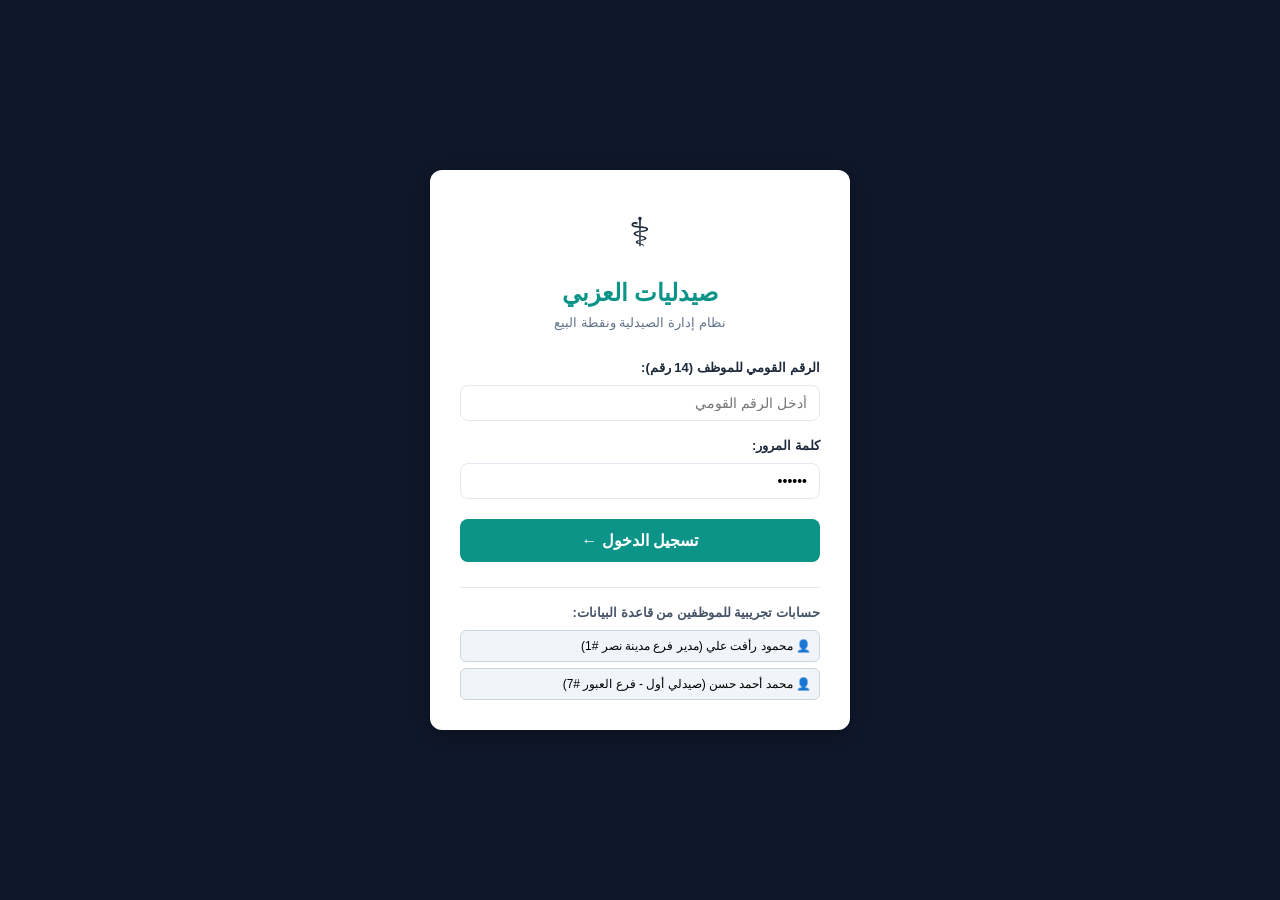
<file: index.html>
<!DOCTYPE html>
<html lang="ar" dir="rtl">
<head>
  <meta charset="UTF-8">
  <meta http-equiv="refresh" content="0; url=login.html">
  <title>جاري التحويل...</title>
</head>
<body>
  <p>جاري تحويلك إلى صفحة تسجيل الدخول...</p>
  <script>
    window.location.href = "login.html";
  </script>
</body>
</html>
</file>
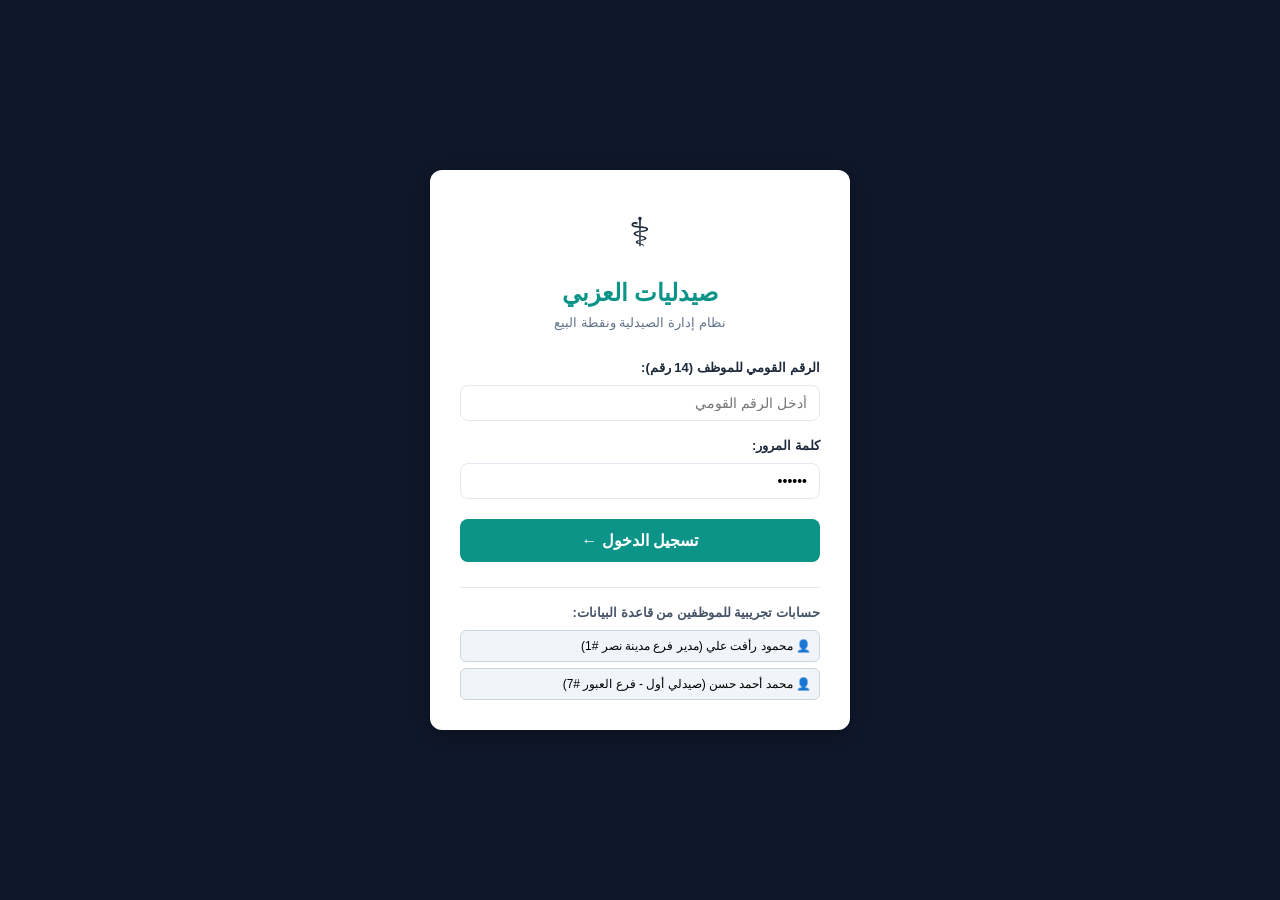
<file: login.html>
<!DOCTYPE html>
<html lang="ar" dir="rtl">
<head>
  <meta charset="UTF-8">
  <title>تسجيل الدخول | نظام صيدليات العزبي</title>
  <link rel="stylesheet" href="css/style.css">
  <style>
    /* تنسيق خاص بصفحة تسجيل الدخول */
    body {
      background: #0f172a;
      display: flex;
      align-items: center;
      justify-content: center;
      min-height: 100vh;
      padding: 20px;
    }
    .login-container {
      background: #ffffff;
      width: 100%;
      max-width: 420px;
      padding: 30px;
      border-radius: 12px;
      box-shadow: 0 4px 20px rgba(0,0,0,0.3);
    }
    .login-header {
      text-align: center;
      margin-bottom: 25px;
    }
    .login-header h2 {
      color: #0d9488;
      font-size: 24px;
      margin-top: 10px;
    }
    .demo-accounts {
      margin-top: 25px;
      padding-top: 15px;
      border-top: 1px solid #e2e8f0;
      font-size: 13px;
    }
    .demo-btn {
      width: 100%;
      padding: 8px;
      margin-top: 6px;
      background: #f1f5f9;
      border: 1px solid #cbd5e1;
      border-radius: 6px;
      cursor: pointer;
      text-align: right;
      font-size: 12px;
    }
    .demo-btn:hover {
      background: #e2e8f0;
    }
  </style>
</head>
<body>

  <div class="login-container">
    
    <!-- عنوان الصفحة وشعار الصيدلية -->
    <div class="login-header">
      <div style="font-size: 40px;">⚕</div>
      <h2>صيدليات العزبي</h2>
      <p style="color: #64748b; font-size: 13px;">نظام إدارة الصيدلية ونقطة البيع</p>
    </div>

    <!-- نموذج إدخال البيانات -->
    <form onsubmit="handleLogin(event)">
      
      <!-- حقل الرقم القومي للموظف -->
      <div class="form-group" style="margin-bottom: 15px;">
        <label>الرقم القومي للموظف (14 رقم):</label>
        <input type="text" id="nationalIdInput" class="form-control" required placeholder="أدخل الرقم القومي">
      </div>

      <!-- حقل كلمة المرور -->
      <div class="form-group" style="margin-bottom: 20px;">
        <label>كلمة المرور:</label>
        <input type="password" id="passwordInput" class="form-control" required value="123456">
      </div>

      <!-- زر تسجيل الدخول -->
      <button type="submit" class="btn btn-primary" style="width: 100%; padding: 12px; font-size: 16px;">
        تسجيل الدخول ←
      </button>

    </form>

    <!-- حسابات سريعة لتسهيل التجربة على الطالب والدكتور -->
    <div class="demo-accounts">
      <strong style="color: #475569;">حسابات تجريبية للموظفين من قاعدة البيانات:</strong>
      
      <button class="demo-btn" onclick="fillForm('29501010101234')">
        👤 محمود رأفت علي (مدير فرع مدينة نصر #1)
      </button>

      <button class="demo-btn" onclick="fillForm('29602020202345')">
        👤 محمد أحمد حسن (صيدلي أول - فرع العبور #7)
      </button>
    </div>

  </div>

  <!-- تضمين ملف قاعدة البيانات -->
  <script src="js/database.js"></script>
  
  <script>
    // دالة لملء الحقول تلقائياً عند الضغط على أي حساب تجريبي
    function fillForm(nationalId) {
      document.getElementById('nationalIdInput').value = nationalId;
      document.getElementById('passwordInput').value = '123456';
    }

    // دالة تنفيذ تسجيل الدخول
    function handleLogin(event) {
      // منع الصفحة من إعادة التحميل الافتراضية
      event.preventDefault();

      var enteredNationalId = document.getElementById('nationalIdInput').value.trim();

      // 1. جلب جدول الموظفين من قاعدة البيانات
      var employees = getTable('EMPLOYEE');

      // 2. البحث عن الموظف بالرقم القومي
      var foundEmployee = employees.find(function(emp) {
        return emp.national_id === enteredNationalId;
      });

      // 3. التحقق من وجود الموظف
      if (!foundEmployee) {
        alert('❌ عذراً، هذا الرقم القومي غير مسجل في جدول الموظفين!');
        return;
      }

      // 4. حفظ بيانات الموظف والفرع تلقائياً في الجلسة (Session)
      var sessionData = {
        employee_id: foundEmployee.employee_id,
        employee_name: foundEmployee.employee_name,
        job_title: foundEmployee.job_title,
        branch_id: foundEmployee.branch_id,
        branch_name: foundEmployee.branch_name
      };

      setCurrentUser(sessionData);

      // 5. التوجيه إلى صفحة لوحة التحكم
      alert('✅ مرحباً بك يا دكتور/ ' + foundEmployee.employee_name);
      window.location.href = 'pages/dashboard.html';
    }
  </script>

</body>
</html>
</file>
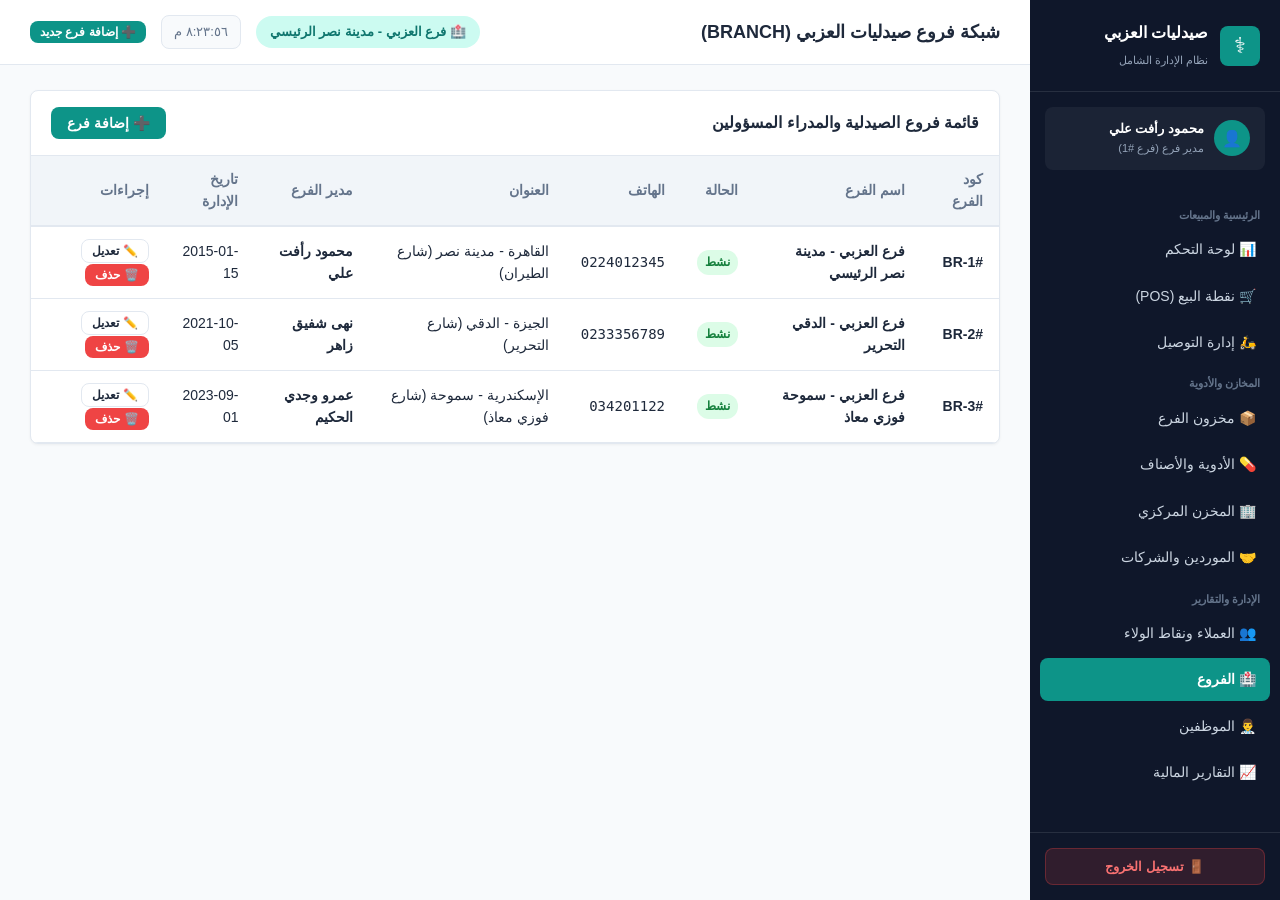
<file: pages/branches.html>
<!DOCTYPE html>
<html lang="ar" dir="rtl">
<head>
  <meta charset="UTF-8">
  <title>الفروع | نظام إدارة صيدليات العزبي</title>
  <link rel="stylesheet" href="../css/style.css">
</head>
<body>

  <div class="app-container">

    <!-- القائمة الجانبية -->
    <aside class="sidebar">
      <div class="sidebar-header">
        <div class="brand-icon">⚕</div>
        <div class="brand-text">
          <h2>صيدليات العزبي</h2>
          <span>نظام الإدارة الشامل</span>
        </div>
      </div>

      <div class="sidebar-user">
        <div class="user-avatar">👤</div>
        <div class="user-info">
          <div class="name" id="sidebar-user-name">محمود رأفت علي</div>
          <div class="role" id="sidebar-user-role">مدير فرع</div>
        </div>
      </div>

      <ul class="sidebar-menu">
        <div class="menu-title">الرئيسية والمبيعات</div>
        <li><a href="dashboard.html">📊 لوحة التحكم</a></li>
        <li><a href="pos.html">🛒 نقطة البيع (POS)</a></li>
        <li><a href="deliveries.html">🛵 إدارة التوصيل</a></li>

        <div class="menu-title">المخازن والأدوية</div>
        <li><a href="inventory.html">📦 مخزون الفرع</a></li>
        <li><a href="medicines.html">💊 الأدوية والأصناف</a></li>
        <li><a href="warehouse.html">🏢 المخزن المركزي</a></li>
        <li><a href="suppliers.html">🤝 الموردين والشركات</a></li>

        <div class="menu-title">الإدارة والتقارير</div>
        <li><a href="customers.html">👥 العملاء ونقاط الولاء</a></li>
        <li><a href="branches.html" class="active">🏥 الفروع</a></li>
        <li><a href="employees.html">👨‍⚕️ الموظفين</a></li>
        <li><a href="reports.html">📈 التقارير المالية</a></li>
      </ul>

      <div class="sidebar-footer">
        <button class="logout-btn" onclick="logoutUser()">🚪 تسجيل الخروج</button>
      </div>
    </aside>

    <!-- المحتوى الرئيسي -->
    <div class="main-content">
      
      <header class="topbar">
        <div class="topbar-title">
          <h1>شبكة فروع صيدليات العزبي (BRANCH)</h1>
        </div>
        <div class="topbar-info">
          <span class="branch-badge" id="topbar-branch-badge">🏥 الفرع الحالي</span>
          <span class="clock-display" id="topbar-clock">00:00:00</span>
          <button class="btn btn-primary btn-sm" onclick="openAddModal()">➕ إضافة فرع جديد</button>
        </div>
      </header>

      <main class="page-body">
        
        <div class="table-box">
          <div class="table-header">
            <h3>قائمة فروع الصيدلية والمدراء المسؤولين</h3>
            <button class="btn btn-primary" onclick="openAddModal()">➕ إضافة فرع</button>
          </div>

          <table class="styled-table">
            <thead>
              <tr>
                <th>كود الفرع</th>
                <th>اسم الفرع</th>
                <th>الحالة</th>
                <th>الهاتف</th>
                <th>العنوان</th>
                <th>مدير الفرع</th>
                <th>تاريخ الإدارة</th>
                <th>إجراءات</th>
              </tr>
            </thead>
            <tbody id="branchesTableBody">
              <!-- يملأ بالجافاسكريبت -->
            </tbody>
          </table>
        </div>

      </main>

    </div>
  </div>

  <!-- نافذة إضافة / تعديل فرع -->
  <div class="modal-overlay" id="branchModal">
    <div class="modal-box">
      <div class="modal-box-header">
        <h3 id="modalTitle">إضافة فرع جديد</h3>
        <button class="modal-box-close" onclick="closeModal()">✕</button>
      </div>

      <form onsubmit="saveBranchForm(event)">
        <div class="modal-box-body">
          <input type="hidden" id="editBranchId">

          <div class="form-row">
            <div class="form-group">
              <label>اسم الفرع:</label>
              <input type="text" id="brName" class="form-control" required placeholder="مثال: فرع العزبي - المعادي">
            </div>
            <div class="form-group">
              <label>حالة الفرع:</label>
              <select id="brStatus" class="form-select">
                <option value="نشط">نشط</option>
                <option value="تحت التجديد">تحت التجديد</option>
                <option value="مغلق مؤقتاً">مغلق مؤقتاً</option>
              </select>
            </div>
          </div>

          <div class="form-row">
            <div class="form-group">
              <label>رقم هاتف الفرع:</label>
              <input type="text" id="brPhone" class="form-control" required placeholder="0224012345">
            </div>
            <div class="form-group">
              <label>المحافظة:</label>
              <input type="text" id="brGov" class="form-control" required placeholder="القاهرة">
            </div>
          </div>

          <div class="form-row">
            <div class="form-group">
              <label>المدينة والشارع:</label>
              <input type="text" id="brStreet" class="form-control" required placeholder="شارع النصر">
            </div>
            <div class="form-group">
              <label>مدير الفرع (صيدلي):</label>
              <select id="brManagerSelect" class="form-select"></select>
            </div>
          </div>

          <div class="form-group">
            <label>تاريخ تولي الإدارة:</label>
            <input type="date" id="brManagerDate" class="form-control" required>
          </div>
        </div>

        <div class="modal-box-footer">
          <button type="button" class="btn btn-outline" onclick="closeModal()">إلغاء</button>
          <button type="submit" class="btn btn-primary">حفظ الفرع</button>
        </div>
      </form>
    </div>
  </div>

  <script src="../js/database.js"></script>
  <script src="../js/app.js"></script>

  <script>
    // =========================================================================
    // كود جافاسكريبت بسيط لإدارة الفروع
    // =========================================================================

    function renderBranchesTable(list) {
      var tbody = document.getElementById('branchesTableBody');
      tbody.innerHTML = '';

      for (var i = 0; i < list.length; i++) {
        var b = list[i];
        var badgeColor = b.branch_status === 'نشط' ? 'badge-green' : 'badge-yellow';

        tbody.innerHTML += `
          <tr>
            <td><strong>#BR-${b.branch_id}</strong></td>
            <td><strong>${b.branch_name}</strong></td>
            <td><span class="badge ${badgeColor}">${b.branch_status}</span></td>
            <td><code>${b.phone}</code></td>
            <td>${b.governorate} - ${b.city} (${b.street || ''})</td>
            <td><strong>${b.manager_name || 'صيدلي'}</strong></td>
            <td>${b.manager_start_date}</td>
            <td>
              <button class="btn btn-outline btn-sm" onclick="openEditModal(${b.branch_id})">✏️ تعديل</button>
              <button class="btn btn-danger btn-sm" onclick="deleteBranch(${b.branch_id})">🗑️ حذف</button>
            </td>
          </tr>
        `;
      }
    }

    function loadManagersDropdown() {
      var employees = getTable('EMPLOYEE');
      var select = document.getElementById('brManagerSelect');
      select.innerHTML = '';
      for (var i = 0; i < employees.length; i++) {
        select.innerHTML += `<option value="${employees[i].employee_id}">${employees[i].employee_name} (${employees[i].job_title})</option>`;
      }
    }

    function openAddModal() {
      document.getElementById('modalTitle').textContent = 'إضافة فرع جديد';
      document.getElementById('editBranchId').value = '';
      document.getElementById('brName').value = '';
      document.getElementById('brPhone').value = '';
      document.getElementById('brGov').value = '';
      document.getElementById('brStreet').value = '';
      document.getElementById('brManagerDate').value = '2026-11-25';
      loadManagersDropdown();
      document.getElementById('branchModal').classList.add('active');
    }

    function openEditModal(branchId) {
      var branches = getTable('BRANCH');
      var b = branches.find(function(item) { return item.branch_id === branchId; });
      if (!b) return;

      document.getElementById('modalTitle').textContent = 'تعديل بيانات الفرع';
      document.getElementById('editBranchId').value = b.branch_id;
      document.getElementById('brName').value = b.branch_name;
      document.getElementById('brStatus').value = b.branch_status;
      document.getElementById('brPhone').value = b.phone;
      document.getElementById('brGov').value = b.governorate;
      document.getElementById('brStreet').value = b.street || '';
      document.getElementById('brManagerDate').value = b.manager_start_date;
      loadManagersDropdown();
      document.getElementById('brManagerSelect').value = b.employee_id;

      document.getElementById('branchModal').classList.add('active');
    }

    function closeModal() {
      document.getElementById('branchModal').classList.remove('active');
    }

    function saveBranchForm(event) {
      event.preventDefault();
      var branches = getTable('BRANCH');
      var editId = document.getElementById('editBranchId').value;
      var mgrSelect = document.getElementById('brManagerSelect');
      var mgrName = mgrSelect.options[mgrSelect.selectedIndex].text.split('(')[0].trim();

      var branchData = {
        branch_name: document.getElementById('brName').value.trim(),
        branch_status: document.getElementById('brStatus').value,
        phone: document.getElementById('brPhone').value.trim(),
        governorate: document.getElementById('brGov').value.trim(),
        city: 'المركز',
        street: document.getElementById('brStreet').value.trim(),
        warehouse_id: 1,
        employee_id: Number(mgrSelect.value),
        manager_name: mgrName,
        manager_start_date: document.getElementById('brManagerDate').value
      };

      if (editId) {
        for (var i = 0; i < branches.length; i++) {
          if (branches[i].branch_id === Number(editId)) {
            branches[i].branch_name = branchData.branch_name;
            branches[i].branch_status = branchData.branch_status;
            branches[i].phone = branchData.phone;
            branches[i].governorate = branchData.governorate;
            branches[i].street = branchData.street;
            branches[i].employee_id = branchData.employee_id;
            branches[i].manager_name = branchData.manager_name;
            branches[i].manager_start_date = branchData.manager_start_date;
            break;
          }
        }
        alert('✅ تم تعديل الفرع بنجاح');
      } else {
        branchData.branch_id = branches.length ? branches[branches.length - 1].branch_id + 1 : 1;
        branches.push(branchData);
        alert('✅ تمت إضافة الفرع بنجاح');
      }

      saveTable('BRANCH', branches);
      closeModal();
      renderBranchesTable(branches);
    }

    function deleteBranch(branchId) {
      if (confirm('هل أنت متأكد من حذف هذا الفرع؟')) {
        var branches = getTable('BRANCH');
        var updated = branches.filter(function(b) { return b.branch_id !== branchId; });
        saveTable('BRANCH', updated);
        renderBranchesTable(updated);
        alert('🗑️ تم الحذف بنجاح');
      }
    }

    renderBranchesTable(getTable('BRANCH'));
  </script>

</body>
</html>
</file>
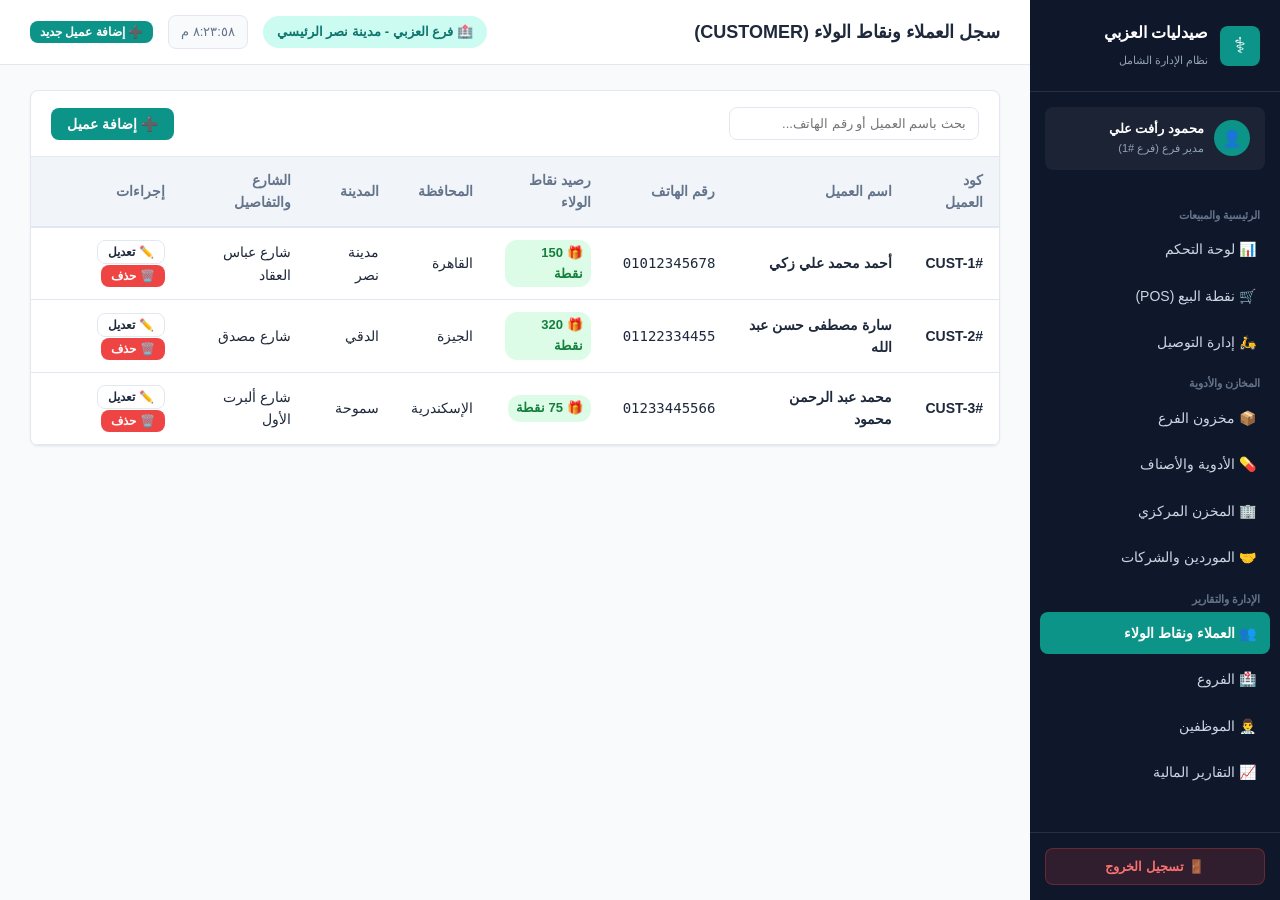
<file: pages/customers.html>
<!DOCTYPE html>
<html lang="ar" dir="rtl">
<head>
  <meta charset="UTF-8">
  <title>العملاء ونقاط الولاء | نظام إدارة صيدليات العزبي</title>
  <link rel="stylesheet" href="../css/style.css">
</head>
<body>

  <div class="app-container">

    <!-- القائمة الجانبية -->
    <aside class="sidebar">
      <div class="sidebar-header">
        <div class="brand-icon">⚕</div>
        <div class="brand-text">
          <h2>صيدليات العزبي</h2>
          <span>نظام الإدارة الشامل</span>
        </div>
      </div>

      <div class="sidebar-user">
        <div class="user-avatar">👤</div>
        <div class="user-info">
          <div class="name" id="sidebar-user-name">محمود رأفت علي</div>
          <div class="role" id="sidebar-user-role">مدير فرع</div>
        </div>
      </div>

      <ul class="sidebar-menu">
        <div class="menu-title">الرئيسية والمبيعات</div>
        <li><a href="dashboard.html">📊 لوحة التحكم</a></li>
        <li><a href="pos.html">🛒 نقطة البيع (POS)</a></li>
        <li><a href="deliveries.html">🛵 إدارة التوصيل</a></li>

        <div class="menu-title">المخازن والأدوية</div>
        <li><a href="inventory.html">📦 مخزون الفرع</a></li>
        <li><a href="medicines.html">💊 الأدوية والأصناف</a></li>
        <li><a href="warehouse.html">🏢 المخزن المركزي</a></li>
        <li><a href="suppliers.html">🤝 الموردين والشركات</a></li>

        <div class="menu-title">الإدارة والتقارير</div>
        <li><a href="customers.html" class="active">👥 العملاء ونقاط الولاء</a></li>
        <li><a href="branches.html">🏥 الفروع</a></li>
        <li><a href="employees.html">👨‍⚕️ الموظفين</a></li>
        <li><a href="reports.html">📈 التقارير المالية</a></li>
      </ul>

      <div class="sidebar-footer">
        <button class="logout-btn" onclick="logoutUser()">🚪 تسجيل الخروج</button>
      </div>
    </aside>

    <!-- المحتوى الرئيسي -->
    <div class="main-content">
      
      <header class="topbar">
        <div class="topbar-title">
          <h1>سجل العملاء ونقاط الولاء (CUSTOMER)</h1>
        </div>
        <div class="topbar-info">
          <span class="branch-badge" id="topbar-branch-badge">🏥 الفرع الحالي</span>
          <span class="clock-display" id="topbar-clock">00:00:00</span>
          <button class="btn btn-primary btn-sm" onclick="openAddModal()">➕ إضافة عميل جديد</button>
        </div>
      </header>

      <main class="page-body">
        
        <div class="table-box">
          <div class="table-header">
            <input type="text" id="searchInput" class="search-box" placeholder="بحث باسم العميل أو رقم الهاتف..." oninput="searchCustomers()">
            <button class="btn btn-primary" onclick="openAddModal()">➕ إضافة عميل</button>
          </div>

          <table class="styled-table">
            <thead>
              <tr>
                <th>كود العميل</th>
                <th>اسم العميل</th>
                <th>رقم الهاتف</th>
                <th>رصيد نقاط الولاء</th>
                <th>المحافظة</th>
                <th>المدينة</th>
                <th>الشارع والتفاصيل</th>
                <th>إجراءات</th>
              </tr>
            </thead>
            <tbody id="customersTableBody">
              <!-- يملأ بالجافاسكريبت -->
            </tbody>
          </table>
        </div>

      </main>

    </div>
  </div>

  <!-- نافذة إضافة / تعديل عميل -->
  <div class="modal-overlay" id="customerModal">
    <div class="modal-box">
      <div class="modal-box-header">
        <h3 id="modalTitle">إضافة عميل جديد</h3>
        <button class="modal-box-close" onclick="closeModal()">✕</button>
      </div>

      <form onsubmit="saveCustomerForm(event)">
        <div class="modal-box-body">
          <input type="hidden" id="editCustId">

          <div class="form-row">
            <div class="form-group">
              <label>اسم العميل بالكامل:</label>
              <input type="text" id="custName" class="form-control" required placeholder="مثال: أحمد محمد علي">
            </div>
            <div class="form-group">
              <label>رقم الهاتف:</label>
              <input type="text" id="custPhone" class="form-control" required placeholder="01012345678">
            </div>
          </div>

          <div class="form-row">
            <div class="form-group">
              <label>المحافظة:</label>
              <input type="text" id="custGov" class="form-control" required placeholder="القاهرة">
            </div>
            <div class="form-group">
              <label>المدينة:</label>
              <input type="text" id="custCity" class="form-control" required placeholder="مدينة نصر">
            </div>
          </div>

          <div class="form-group">
            <label>الشارع والعنوان التفصيلي للتوصيل:</label>
            <input type="text" id="custStreet" class="form-control" placeholder="شارع عباس العقاد - عمارة 15">
          </div>
        </div>

        <div class="modal-box-footer">
          <button type="button" class="btn btn-outline" onclick="closeModal()">إلغاء</button>
          <button type="submit" class="btn btn-primary">حفظ العميل</button>
        </div>
      </form>
    </div>
  </div>

  <script src="../js/database.js"></script>
  <script src="../js/app.js"></script>

  <script>
    // =========================================================================
    // كود جافاسكريبت بسيط لإدارة العملاء
    // =========================================================================

    function renderCustomersTable(list) {
      var tbody = document.getElementById('customersTableBody');
      tbody.innerHTML = '';

      for (var i = 0; i < list.length; i++) {
        var c = list[i];
        tbody.innerHTML += `
          <tr>
            <td><strong>#CUST-${c.customer_id}</strong></td>
            <td><strong>${c.customer_name}</strong></td>
            <td><code>${c.phone}</code></td>
            <td><span class="badge badge-green" style="font-size:13px;">🎁 ${c.loyalty_points || 0} نقطة</span></td>
            <td>${c.governorate}</td>
            <td>${c.city}</td>
            <td>${c.street || '-'}</td>
            <td>
              <button class="btn btn-outline btn-sm" onclick="openEditModal(${c.customer_id})">✏️ تعديل</button>
              <button class="btn btn-danger btn-sm" onclick="deleteCustomer(${c.customer_id})">🗑️ حذف</button>
            </td>
          </tr>
        `;
      }
    }

    function openAddModal() {
      document.getElementById('modalTitle').textContent = 'إضافة عميل جديد';
      document.getElementById('editCustId').value = '';
      document.getElementById('custName').value = '';
      document.getElementById('custPhone').value = '';
      document.getElementById('custGov').value = '';
      document.getElementById('custCity').value = '';
      document.getElementById('custStreet').value = '';
      document.getElementById('customerModal').classList.add('active');
    }

    function openEditModal(custId) {
      var customers = getTable('CUSTOMER');
      var c = customers.find(function(item) { return item.customer_id === custId; });
      if (!c) return;

      document.getElementById('modalTitle').textContent = 'تعديل بيانات العميل';
      document.getElementById('editCustId').value = c.customer_id;
      document.getElementById('custName').value = c.customer_name;
      document.getElementById('custPhone').value = c.phone;
      document.getElementById('custGov').value = c.governorate;
      document.getElementById('custCity').value = c.city;
      document.getElementById('custStreet').value = c.street || '';

      document.getElementById('customerModal').classList.add('active');
    }

    function closeModal() {
      document.getElementById('customerModal').classList.remove('active');
    }

    function saveCustomerForm(event) {
      event.preventDefault();
      var customers = getTable('CUSTOMER');
      var editId = document.getElementById('editCustId').value;

      var custData = {
        customer_name: document.getElementById('custName').value.trim(),
        phone: document.getElementById('custPhone').value.trim(),
        governorate: document.getElementById('custGov').value.trim(),
        city: document.getElementById('custCity').value.trim(),
        street: document.getElementById('custStreet').value.trim()
      };

      if (editId) {
        for (var i = 0; i < customers.length; i++) {
          if (customers[i].customer_id === Number(editId)) {
            customers[i].customer_name = custData.customer_name;
            customers[i].phone = custData.phone;
            customers[i].governorate = custData.governorate;
            customers[i].city = custData.city;
            customers[i].street = custData.street;
            break;
          }
        }
        alert('✅ تم تعديل بيانات العميل بنجاح');
      } else {
        custData.customer_id = customers.length ? customers[customers.length - 1].customer_id + 1 : 1;
        custData.loyalty_points = 0;
        customers.push(custData);
        alert('✅ تمت إضافة العميل بنجاح');
      }

      saveTable('CUSTOMER', customers);
      closeModal();
      renderCustomersTable(customers);
    }

    function deleteCustomer(custId) {
      if (confirm('هل أنت متأكد من حذف هذا العميل؟')) {
        var customers = getTable('CUSTOMER');
        var updated = customers.filter(function(c) { return c.customer_id !== custId; });
        saveTable('CUSTOMER', updated);
        renderCustomersTable(updated);
        alert('🗑️ تم الحذف بنجاح');
      }
    }

    function searchCustomers() {
      var query = document.getElementById('searchInput').value.toLowerCase();
      var customers = getTable('CUSTOMER');
      var filtered = customers.filter(function(c) {
        return c.customer_name.toLowerCase().includes(query) || c.phone.includes(query);
      });
      renderCustomersTable(filtered);
    }

    renderCustomersTable(getTable('CUSTOMER'));
  </script>

</body>
</html>
</file>
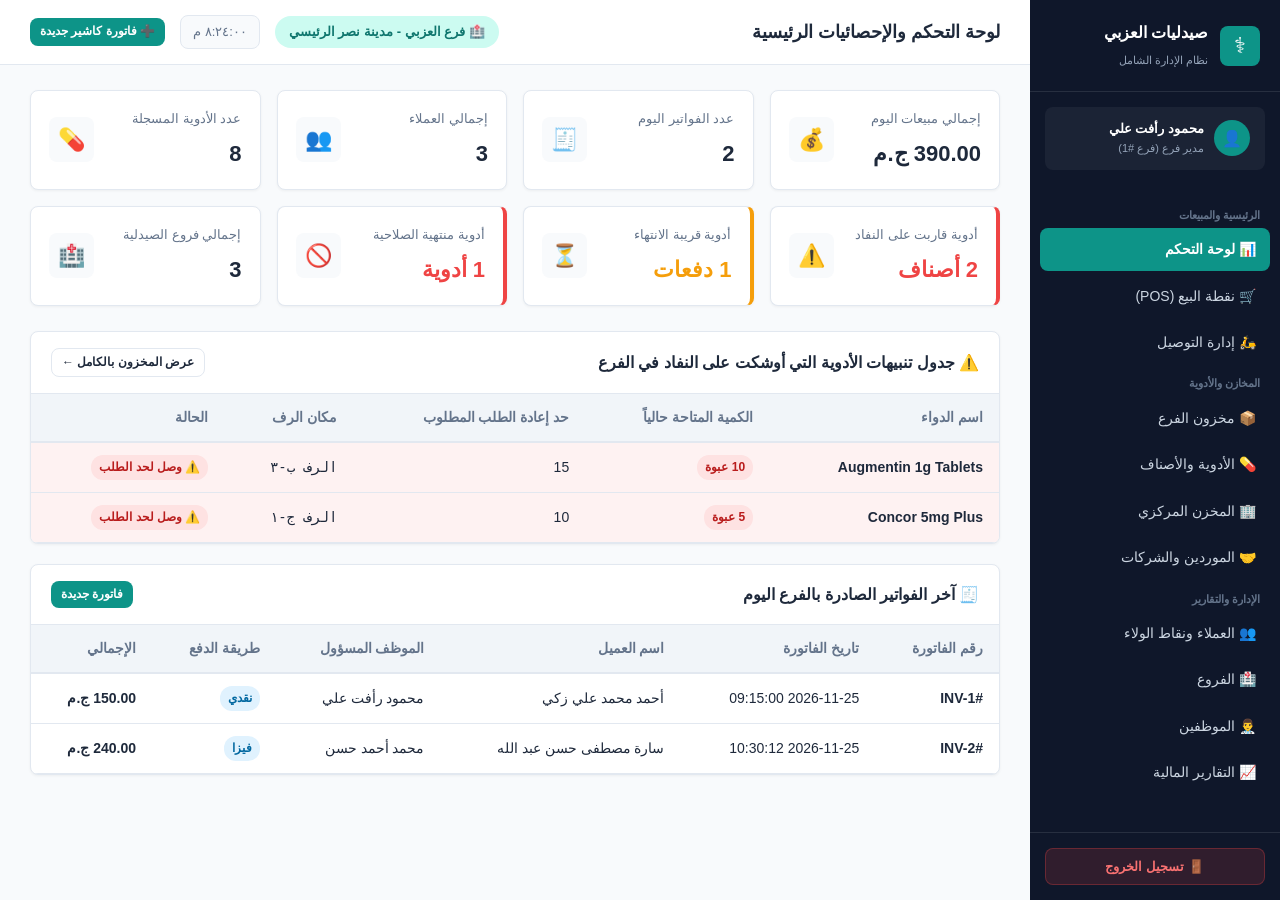
<file: pages/dashboard.html>
<!DOCTYPE html>
<html lang="ar" dir="rtl">
<head>
  <meta charset="UTF-8">
  <title>لوحة التحكم | نظام إدارة صيدليات العزبي</title>
  <link rel="stylesheet" href="../css/style.css">
</head>
<body>

  <div class="app-container">

    <!-- ==================== القائمة الجانبية (Sidebar) ==================== -->
    <aside class="sidebar">
      <div class="sidebar-header">
        <div class="brand-icon">⚕</div>
        <div class="brand-text">
          <h2>صيدليات العزبي</h2>
          <span>نظام الإدارة الشامل</span>
        </div>
      </div>

      <!-- بطاقة الموظف والفرع الحالي -->
      <div class="sidebar-user">
        <div class="user-avatar">👤</div>
        <div class="user-info">
          <div class="name" id="sidebar-user-name">محمود رأفت علي</div>
          <div class="role" id="sidebar-user-role">مدير فرع</div>
        </div>
      </div>

      <!-- قائمة الروابط الـ 11 -->
      <ul class="sidebar-menu">
        <div class="menu-title">الرئيسية والمبيعات</div>
        <li><a href="dashboard.html" class="active">📊 لوحة التحكم</a></li>
        <li><a href="pos.html">🛒 نقطة البيع (POS)</a></li>
        <li><a href="deliveries.html">🛵 إدارة التوصيل</a></li>

        <div class="menu-title">المخازن والأدوية</div>
        <li><a href="inventory.html">📦 مخزون الفرع</a></li>
        <li><a href="medicines.html">💊 الأدوية والأصناف</a></li>
        <li><a href="warehouse.html">🏢 المخزن المركزي</a></li>
        <li><a href="suppliers.html">🤝 الموردين والشركات</a></li>

        <div class="menu-title">الإدارة والتقارير</div>
        <li><a href="customers.html">👥 العملاء ونقاط الولاء</a></li>
        <li><a href="branches.html">🏥 الفروع</a></li>
        <li><a href="employees.html">👨‍⚕️ الموظفين</a></li>
        <li><a href="reports.html">📈 التقارير المالية</a></li>
      </ul>

      <div class="sidebar-footer">
        <button class="logout-btn" onclick="logoutUser()">🚪 تسجيل الخروج</button>
      </div>
    </aside>

    <!-- ==================== المحتوى الرئيسي (Main Content) ==================== -->
    <div class="main-content">
      
      <!-- الشريط العلوي (Topbar) -->
      <header class="topbar">
        <div class="topbar-title">
          <h1>لوحة التحكم والإحصائيات الرئيسية</h1>
        </div>
        <div class="topbar-info">
          <span class="branch-badge" id="topbar-branch-badge">🏥 فرع مدينة نصر</span>
          <span class="clock-display" id="topbar-clock">00:00:00</span>
          <a href="pos.html" class="btn btn-primary btn-sm">➕ فاتورة كاشير جديدة</a>
        </div>
      </header>

      <!-- محتوى لوحة التحكم الداخلي -->
      <main class="page-body">

        <!-- 1. كروت الإحصائيات الـ 8 المطلوبة -->
        <div class="cards-grid">
          
          <!-- كارت 1: إجمالي مبيعات اليوم -->
          <div class="card">
            <div class="card-info">
              <div class="card-title">إجمالي مبيعات اليوم</div>
              <div class="card-value" id="card-today-sales">0.00 ج.م</div>
            </div>
            <div class="card-icon">💰</div>
          </div>

          <!-- كارت 2: عدد فواتير اليوم -->
          <div class="card">
            <div class="card-info">
              <div class="card-title">عدد الفواتير اليوم</div>
              <div class="card-value" id="card-invoices-count">0</div>
            </div>
            <div class="card-icon">🧾</div>
          </div>

          <!-- كارت 3: عدد العملاء -->
          <div class="card">
            <div class="card-info">
              <div class="card-title">إجمالي العملاء</div>
              <div class="card-value" id="card-customers-count">0</div>
            </div>
            <div class="card-icon">👥</div>
          </div>

          <!-- كارت 4: عدد الأدوية -->
          <div class="card">
            <div class="card-info">
              <div class="card-title">عدد الأدوية المسجلة</div>
              <div class="card-value" id="card-medicines-count">0</div>
            </div>
            <div class="card-icon">💊</div>
          </div>

          <!-- كارت 5: أدوية اقتربت من النفاد (الكمية <= حد الطلب) -->
          <div class="card" style="border-right: 4px solid var(--danger-color);">
            <div class="card-info">
              <div class="card-title">أدوية قاربت على النفاد</div>
              <div class="card-value" style="color: var(--danger-color);" id="card-low-stock-count">0</div>
            </div>
            <div class="card-icon">⚠️</div>
          </div>

          <!-- كارت 6: أدوية اقتربت صلاحيتها -->
          <div class="card" style="border-right: 4px solid var(--warning-color);">
            <div class="card-info">
              <div class="card-title">أدوية قريبة الانتهاء</div>
              <div class="card-value" style="color: var(--warning-color);" id="card-near-expiry-count">0</div>
            </div>
            <div class="card-icon">⏳</div>
          </div>

          <!-- كارت 7: أدوية منتهية الصلاحية -->
          <div class="card" style="border-right: 4px solid var(--danger-color);">
            <div class="card-info">
              <div class="card-title">أدوية منتهية الصلاحية</div>
              <div class="card-value" style="color: var(--danger-color);" id="card-expired-count">0</div>
            </div>
            <div class="card-icon">🚫</div>
          </div>

          <!-- كارت 8: إجمالي الفروع -->
          <div class="card">
            <div class="card-info">
              <div class="card-title">إجمالي فروع الصيدلية</div>
              <div class="card-value" id="card-branches-count">0</div>
            </div>
            <div class="card-icon">🏥</div>
          </div>

        </div>

        <!-- 2. جدول تنبيهات النواقص (الكمية <= حد الطلب) -->
        <div class="table-box">
          <div class="table-header">
            <h3>⚠️ جدول تنبيهات الأدوية التي أوشكت على النفاد في الفرع</h3>
            <a href="inventory.html" class="btn btn-outline btn-sm">عرض المخزون بالكامل ←</a>
          </div>
          <table class="styled-table">
            <thead>
              <tr>
                <th>اسم الدواء</th>
                <th>الكمية المتاحة حالياً</th>
                <th>حد إعادة الطلب المطلوب</th>
                <th>مكان الرف</th>
                <th>الحالة</th>
              </tr>
            </thead>
            <tbody id="low-stock-table-body">
              <!-- يتم ملؤه تلقائياً بواسطة JavaScript -->
            </tbody>
          </table>
        </div>

        <!-- 3. جدول آخر الفواتير المنفذة بالفرع -->
        <div class="table-box">
          <div class="table-header">
            <h3>🧾 آخر الفواتير الصادرة بالفرع اليوم</h3>
            <a href="pos.html" class="btn btn-primary btn-sm">فاتورة جديدة</a>
          </div>
          <table class="styled-table">
            <thead>
              <tr>
                <th>رقم الفاتورة</th>
                <th>تاريخ الفاتورة</th>
                <th>اسم العميل</th>
                <th>الموظف المسؤول</th>
                <th>طريقة الدفع</th>
                <th>الإجمالي</th>
              </tr>
            </thead>
            <tbody id="recent-invoices-table-body">
              <!-- يتم ملؤه تلقائياً بواسطة JavaScript -->
            </tbody>
          </table>
        </div>

      </main>

    </div>
  </div>

  <!-- ملفات الجافاسكريبت البسيطة -->
  <script src="../js/database.js"></script>
  <script src="../js/app.js"></script>

  <script>
    // =========================================================================
    // كود جافاسكريبت بسيط لحساب الإحصائيات وعرض الجداول في لوحة التحكم
    // =========================================================================
    function loadDashboardData() {
      // 1. جلب البيانات من جداول قاعدة البيانات
      var invoices = getTable('INVOICE');
      var customers = getTable('CUSTOMER');
      var medicines = getTable('MEDICINE');
      var branches = getTable('BRANCH');
      var inventory = getTable('BRANCH_INVENTORY');

      // 2. حساب إجمالي مبيعات اليوم
      var todayTotalSales = 0;
      for (var i = 0; i < invoices.length; i++) {
        todayTotalSales += Number(invoices[i].total_amount);
      }

      // 3. فحص الأدوية التي اقتربت من النفاد (الكمية المتاحة <= حد الطلب)
      var lowStockItems = [];
      var expiredItems = [];
      var nearExpiryItems = [];
      var todayDate = new Date();

      for (var j = 0; j < inventory.length; j++) {
        var item = inventory[j];

        // شرط النواقص:
        if (Number(item.available_quantity) <= Number(item.reorder_level)) {
          lowStockItems.push(item);
        }

        // شرط انتهاء الصلاحية:
        var expDate = new Date(item.expiry_date_batch);
        if (expDate < todayDate) {
          expiredItems.push(item);
        } else {
          // فحص هل الصلاحية أقل من 90 يوماً
          var diffDays = (expDate - todayDate) / (1000 * 60 * 60 * 24);
          if (diffDays <= 90) {
            nearExpiryItems.push(item);
          }
        }
      }

      // 4. وضع الأرقام في الكروت الـ 8
      document.getElementById('card-today-sales').textContent = todayTotalSales.toFixed(2) + ' ج.م';
      document.getElementById('card-invoices-count').textContent = invoices.length;
      document.getElementById('card-customers-count').textContent = customers.length;
      document.getElementById('card-medicines-count').textContent = medicines.length;
      document.getElementById('card-low-stock-count').textContent = lowStockItems.length + ' أصناف';
      document.getElementById('card-near-expiry-count').textContent = nearExpiryItems.length + ' دفعات';
      document.getElementById('card-expired-count').textContent = expiredItems.length + ' أدوية';
      document.getElementById('card-branches-count').textContent = branches.length;

      // 5. ملء جدول تنبيهات النواقص
      var lowStockTbody = document.getElementById('low-stock-table-body');
      lowStockTbody.innerHTML = '';
      if (lowStockItems.length === 0) {
        lowStockTbody.innerHTML = '<tr><td colspan="5" style="text-align:center; padding:20px;">المخزون متوفر بالكامل ولا توجد نواقص 👍</td></tr>';
      } else {
        for (var k = 0; k < lowStockItems.length; k++) {
          var row = lowStockItems[k];
          lowStockTbody.innerHTML += `
            <tr class="row-danger">
              <td><strong>${row.medicine_name}</strong></td>
              <td><span class="badge badge-red">${row.available_quantity} عبوة</span></td>
              <td>${row.reorder_level}</td>
              <td><code>${row.shelf_location}</code></td>
              <td><span class="badge badge-red">⚠️ وصل لحد الطلب</span></td>
            </tr>
          `;
        }
      }

      // 6. ملء جدول آخر الفواتير
      var invoicesTbody = document.getElementById('recent-invoices-table-body');
      invoicesTbody.innerHTML = '';
      for (var m = 0; m < invoices.length; m++) {
        var inv = invoices[m];
        invoicesTbody.innerHTML += `
          <tr>
            <td><strong>#INV-${inv.invoice_id}</strong></td>
            <td>${inv.invoice_date}</td>
            <td>${inv.customer_name}</td>
            <td>${inv.employee_name}</td>
            <td><span class="badge badge-blue">${inv.payment_method}</span></td>
            <td><strong>${Number(inv.total_amount).toFixed(2)} ج.م</strong></td>
          </tr>
        `;
      }
    }

    // تشغيل الدالة تلقائياً عند فتح الصفحة
    loadDashboardData();
  </script>

</body>
</html>
</file>
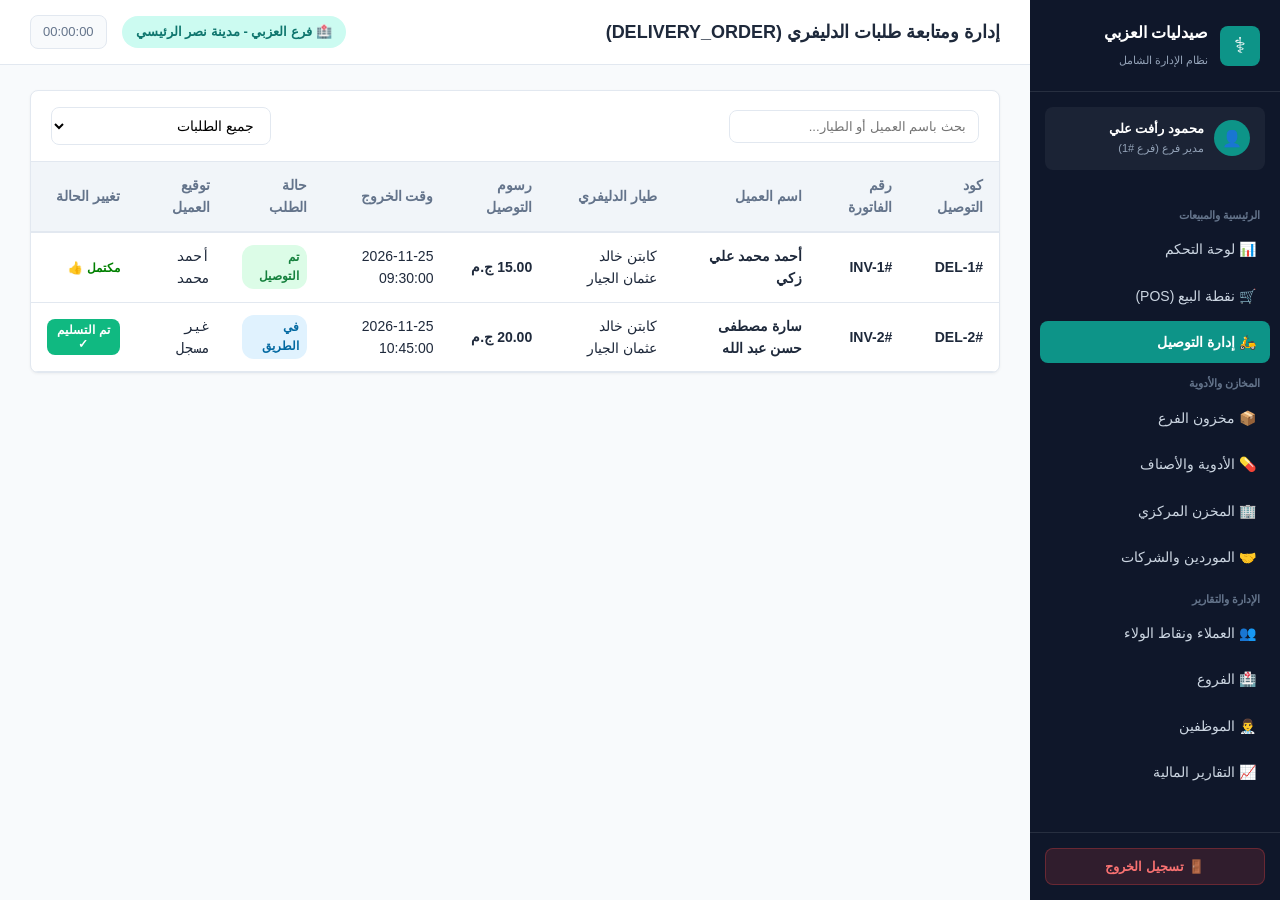
<file: pages/deliveries.html>
<!DOCTYPE html>
<html lang="ar" dir="rtl">
<head>
  <meta charset="UTF-8">
  <title>إدارة التوصيل | نظام إدارة صيدليات العزبي</title>
  <link rel="stylesheet" href="../css/style.css">
</head>
<body>

  <div class="app-container">

    <!-- القائمة الجانبية -->
    <aside class="sidebar">
      <div class="sidebar-header">
        <div class="brand-icon">⚕</div>
        <div class="brand-text">
          <h2>صيدليات العزبي</h2>
          <span>نظام الإدارة الشامل</span>
        </div>
      </div>

      <div class="sidebar-user">
        <div class="user-avatar">👤</div>
        <div class="user-info">
          <div class="name" id="sidebar-user-name">محمود رأفت علي</div>
          <div class="role" id="sidebar-user-role">مدير فرع</div>
        </div>
      </div>

      <ul class="sidebar-menu">
        <div class="menu-title">الرئيسية والمبيعات</div>
        <li><a href="dashboard.html">📊 لوحة التحكم</a></li>
        <li><a href="pos.html">🛒 نقطة البيع (POS)</a></li>
        <li><a href="deliveries.html" class="active">🛵 إدارة التوصيل</a></li>

        <div class="menu-title">المخازن والأدوية</div>
        <li><a href="inventory.html">📦 مخزون الفرع</a></li>
        <li><a href="medicines.html">💊 الأدوية والأصناف</a></li>
        <li><a href="warehouse.html">🏢 المخزن المركزي</a></li>
        <li><a href="suppliers.html">🤝 الموردين والشركات</a></li>

        <div class="menu-title">الإدارة والتقارير</div>
        <li><a href="customers.html">👥 العملاء ونقاط الولاء</a></li>
        <li><a href="branches.html">🏥 الفروع</a></li>
        <li><a href="employees.html">👨‍⚕️ الموظفين</a></li>
        <li><a href="reports.html">📈 التقارير المالية</a></li>
      </ul>

      <div class="sidebar-footer">
        <button class="logout-btn" onclick="logoutUser()">🚪 تسجيل الخروج</button>
      </div>
    </aside>

    <!-- المحتوى الرئيسي -->
    <div class="main-content">
      
      <header class="topbar">
        <div class="topbar-title">
          <h1>إدارة ومتابعة طلبات الدليفري (DELIVERY_ORDER)</h1>
        </div>
        <div class="topbar-info">
          <span class="branch-badge" id="topbar-branch-badge">🏥 الفرع الحالي</span>
          <span class="clock-display" id="topbar-clock">00:00:00</span>
        </div>
      </header>

      <main class="page-body">
        
        <div class="table-box">
          <div class="table-header">
            <!-- البحث -->
            <input type="text" id="searchInput" class="search-box" placeholder="بحث باسم العميل أو الطيار..." oninput="filterDeliveries()">
            
            <!-- تصفية الحالة -->
            <select id="statusFilter" class="form-select" style="width: 220px;" onchange="filterDeliveries()">
              <option value="all">جميع الطلبات</option>
              <option value="في الانتظار">في الانتظار (Pending)</option>
              <option value="في الطريق">في الطريق (Out for Delivery)</option>
              <option value="تم التوصيل">تم التوصيل (Delivered)</option>
            </select>
          </div>

          <table class="styled-table">
            <thead>
              <tr>
                <th>كود التوصيل</th>
                <th>رقم الفاتورة</th>
                <th>اسم العميل</th>
                <th>طيار الدليفري</th>
                <th>رسوم التوصيل</th>
                <th>وقت الخروج</th>
                <th>حالة الطلب</th>
                <th>توقيع العميل</th>
                <th>تغيير الحالة</th>
              </tr>
            </thead>
            <tbody id="deliveriesTableBody">
              <!-- يملأ بالجافاسكريبت -->
            </tbody>
          </table>
        </div>

      </main>

    </div>
  </div>

  <script src="../js/database.js"></script>
  <script src="../js/app.js"></script>

  <script>
    // =========================================================================
    // كود جافاسكريبت بسيط لإدارة طلبات الدليفري
    // =========================================================================

    function renderDeliveriesTable(list) {
      var tbody = document.getElementById('deliveriesTableBody');
      tbody.innerHTML = '';

      if (list.length === 0) {
        tbody.innerHTML = '<tr><td colspan="9" style="text-align:center; padding:20px;">لا توجد طلبات توصيل مطابقة</td></tr>';
        return;
      }

      for (var i = 0; i < list.length; i++) {
        var d = list[i];
        
        var badgeColor = 'badge-yellow';
        if (d.delivery_status === 'في الطريق') badgeColor = 'badge-blue';
        if (d.delivery_status === 'تم التوصيل') badgeColor = 'badge-green';

        tbody.innerHTML += `
          <tr>
            <td><strong>#DEL-${d.delivery_id}</strong></td>
            <td><strong>#INV-${d.invoice_id}</strong></td>
            <td><strong>${d.customer_name}</strong></td>
            <td>${d.driver_name}</td>
            <td><strong>${Number(d.delivery_fees).toFixed(2)} ج.م</strong></td>
            <td>${d.departure_time}</td>
            <td><span class="badge ${badgeColor}">${d.delivery_status}</span></td>
            <td><code>${d.customer_signature || 'غير مسجل'}</code></td>
            <td>
              ${d.delivery_status === 'في الانتظار' ? `
                <button class="btn btn-primary btn-sm" onclick="changeStatus(${d.delivery_id}, 'في الطريق')">
                  خروج للتوصيل 🛵
                </button>
              ` : ''}

              ${d.delivery_status === 'في الطريق' ? `
                <button class="btn btn-success btn-sm" onclick="changeStatus(${d.delivery_id}, 'تم التوصيل')">
                  تم التسليم ✓
                </button>
              ` : ''}

              ${d.delivery_status === 'تم التوصيل' ? `
                <span style="color:green; font-weight:bold; font-size:12px;">مكتمل 👍</span>
              ` : ''}
            </td>
          </tr>
        `;
      }
    }

    // دالة تغيير حالة الطلب
    function changeStatus(deliveryId, newStatus) {
      var deliveries = getTable('DELIVERY_ORDER');
      for (var i = 0; i < deliveries.length; i++) {
        if (deliveries[i].delivery_id === deliveryId) {
          deliveries[i].delivery_status = newStatus;
          break;
        }
      }
      saveTable('DELIVERY_ORDER', deliveries);
      alert('✅ تم تحديث حالة الطلب إلى: ' + newStatus);
      filterDeliveries();
    }

    // دالة التصفية والبحث
    function filterDeliveries() {
      var query = document.getElementById('searchInput').value.toLowerCase();
      var status = document.getElementById('statusFilter').value;
      var deliveries = getTable('DELIVERY_ORDER');

      var filtered = deliveries.filter(function(d) {
        var matchText = (d.customer_name && d.customer_name.toLowerCase().includes(query)) ||
                         (d.driver_name && d.driver_name.toLowerCase().includes(query));
        var matchStatus = (status === 'all') || (d.delivery_status === status);
        return matchText && matchStatus;
      });

      renderDeliveriesTable(filtered);
    }

    renderDeliveriesTable(getTable('DELIVERY_ORDER'));
  </script>

</body>
</html>
</file>
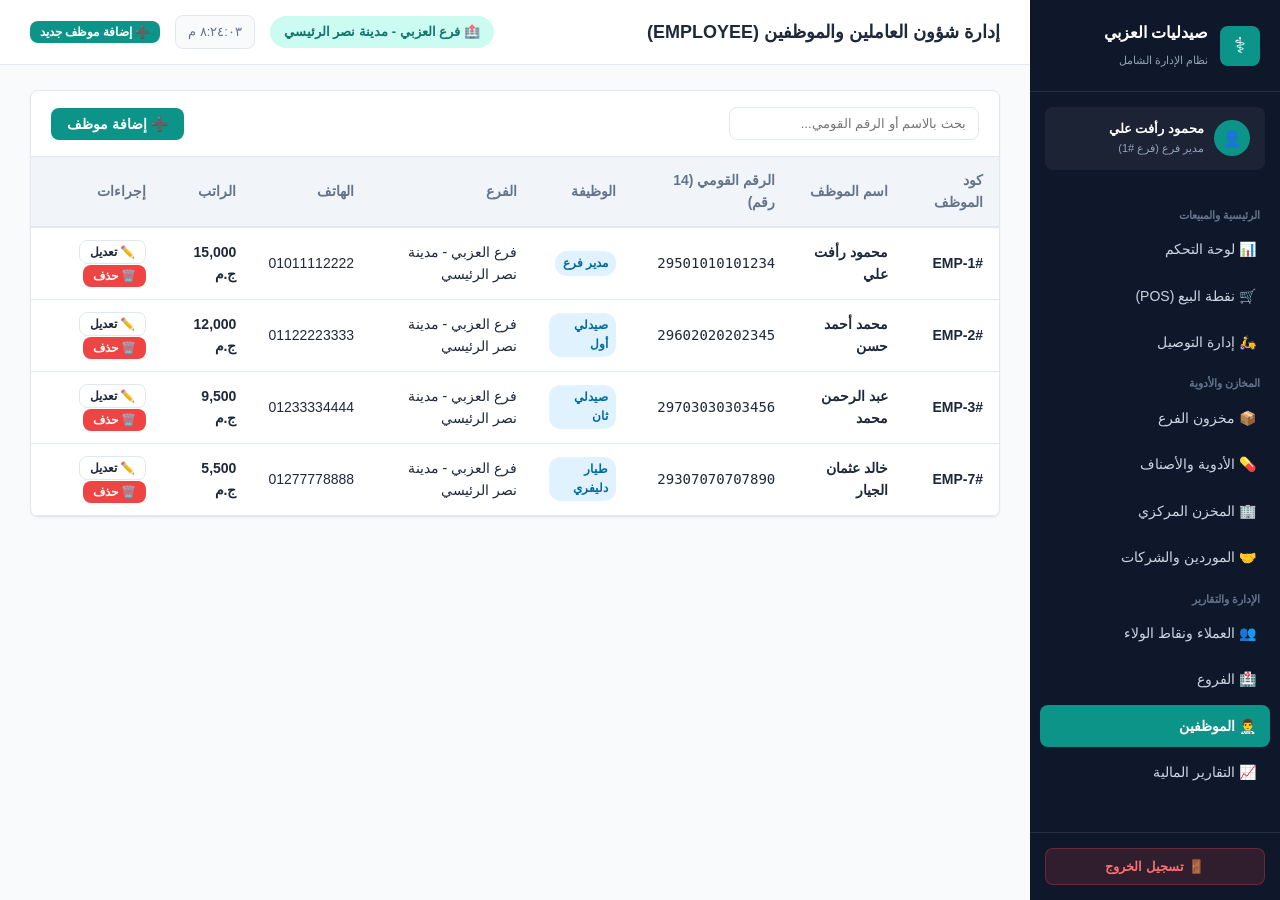
<file: pages/employees.html>
<!DOCTYPE html>
<html lang="ar" dir="rtl">
<head>
  <meta charset="UTF-8">
  <title>الموظفين | نظام إدارة صيدليات العزبي</title>
  <link rel="stylesheet" href="../css/style.css">
</head>
<body>

  <div class="app-container">

    <!-- القائمة الجانبية -->
    <aside class="sidebar">
      <div class="sidebar-header">
        <div class="brand-icon">⚕</div>
        <div class="brand-text">
          <h2>صيدليات العزبي</h2>
          <span>نظام الإدارة الشامل</span>
        </div>
      </div>

      <div class="sidebar-user">
        <div class="user-avatar">👤</div>
        <div class="user-info">
          <div class="name" id="sidebar-user-name">محمود رأفت علي</div>
          <div class="role" id="sidebar-user-role">مدير فرع</div>
        </div>
      </div>

      <ul class="sidebar-menu">
        <div class="menu-title">الرئيسية والمبيعات</div>
        <li><a href="dashboard.html">📊 لوحة التحكم</a></li>
        <li><a href="pos.html">🛒 نقطة البيع (POS)</a></li>
        <li><a href="deliveries.html">🛵 إدارة التوصيل</a></li>

        <div class="menu-title">المخازن والأدوية</div>
        <li><a href="inventory.html">📦 مخزون الفرع</a></li>
        <li><a href="medicines.html">💊 الأدوية والأصناف</a></li>
        <li><a href="warehouse.html">🏢 المخزن المركزي</a></li>
        <li><a href="suppliers.html">🤝 الموردين والشركات</a></li>

        <div class="menu-title">الإدارة والتقارير</div>
        <li><a href="customers.html">👥 العملاء ونقاط الولاء</a></li>
        <li><a href="branches.html">🏥 الفروع</a></li>
        <li><a href="employees.html" class="active">👨‍⚕️ الموظفين</a></li>
        <li><a href="reports.html">📈 التقارير المالية</a></li>
      </ul>

      <div class="sidebar-footer">
        <button class="logout-btn" onclick="logoutUser()">🚪 تسجيل الخروج</button>
      </div>
    </aside>

    <!-- المحتوى الرئيسي -->
    <div class="main-content">
      
      <header class="topbar">
        <div class="topbar-title">
          <h1>إدارة شؤون العاملين والموظفين (EMPLOYEE)</h1>
        </div>
        <div class="topbar-info">
          <span class="branch-badge" id="topbar-branch-badge">🏥 الفرع الحالي</span>
          <span class="clock-display" id="topbar-clock">00:00:00</span>
          <button class="btn btn-primary btn-sm" onclick="openAddModal()">➕ إضافة موظف جديد</button>
        </div>
      </header>

      <main class="page-body">
        
        <div class="table-box">
          <div class="table-header">
            <input type="text" id="searchInput" class="search-box" placeholder="بحث بالاسم أو الرقم القومي..." oninput="searchEmployees()">
            <button class="btn btn-primary" onclick="openAddModal()">➕ إضافة موظف</button>
          </div>

          <table class="styled-table">
            <thead>
              <tr>
                <th>كود الموظف</th>
                <th>اسم الموظف</th>
                <th>الرقم القومي (14 رقم)</th>
                <th>الوظيفة</th>
                <th>الفرع</th>
                <th>الهاتف</th>
                <th>الراتب</th>
                <th>إجراءات</th>
              </tr>
            </thead>
            <tbody id="employeesTableBody">
              <!-- يملأ بالجافاسكريبت -->
            </tbody>
          </table>
        </div>

      </main>

    </div>
  </div>

  <!-- نافذة إضافة / تعديل موظف -->
  <div class="modal-overlay" id="employeeModal">
    <div class="modal-box">
      <div class="modal-box-header">
        <h3 id="modalTitle">إضافة موظف جديد</h3>
        <button class="modal-box-close" onclick="closeModal()">✕</button>
      </div>

      <form onsubmit="saveEmployeeForm(event)">
        <div class="modal-box-body">
          <input type="hidden" id="editEmpId">

          <div class="form-row">
            <div class="form-group">
              <label>اسم الموظف رباعي:</label>
              <input type="text" id="empName" class="form-control" required placeholder="مثال: أحمد مصطفى عبد الله">
            </div>
            <div class="form-group">
              <label>الرقم القومي (14 رقم بدون تكرار):</label>
              <input type="text" id="empNationalId" class="form-control" maxlength="14" minlength="14" required placeholder="29501010101234">
            </div>
          </div>

          <div class="form-row">
            <div class="form-group">
              <label>الوظيفة:</label>
              <select id="empJobTitle" class="form-select">
                <option value="صيدلي أول">صيدلي أول</option>
                <option value="صيدلي ثان">صيدلي ثان</option>
                <option value="مدير فرع">مدير فرع</option>
                <option value="مساعد صيدلي">مساعد صيدلي</option>
                <option value="كاشير">كاشير</option>
                <option value="طيار دليفري">طيار دليفري</option>
              </select>
            </div>
            <div class="form-group">
              <label>الراتب الشهري (ج.م):</label>
              <input type="number" id="empSalary" class="form-control" required placeholder="8000">
            </div>
          </div>

          <div class="form-row">
            <div class="form-group">
              <label>رقم الهاتف:</label>
              <input type="text" id="empPhone" class="form-control" required placeholder="01012345678">
            </div>
            <div class="form-group">
              <label>الفرع المخصص:</label>
              <select id="empBranchSelect" class="form-select" required></select>
            </div>
          </div>
        </div>

        <div class="modal-box-footer">
          <button type="button" class="btn btn-outline" onclick="closeModal()">إلغاء</button>
          <button type="submit" class="btn btn-primary">حفظ الموظف</button>
        </div>
      </form>
    </div>
  </div>

  <script src="../js/database.js"></script>
  <script src="../js/app.js"></script>

  <script>
    // =========================================================================
    // كود جافاسكريبت بسيط لإدارة الموظفين
    // =========================================================================

    function renderEmployeesTable(list) {
      var tbody = document.getElementById('employeesTableBody');
      tbody.innerHTML = '';

      for (var i = 0; i < list.length; i++) {
        var emp = list[i];
        tbody.innerHTML += `
          <tr>
            <td><strong>#EMP-${emp.employee_id}</strong></td>
            <td><strong>${emp.employee_name}</strong></td>
            <td><code>${emp.national_id}</code></td>
            <td><span class="badge badge-blue">${emp.job_title}</span></td>
            <td>${emp.branch_name || 'فرع مدينة نصر'}</td>
            <td>${emp.phone}</td>
            <td><strong>${Number(emp.salary).toLocaleString()} ج.م</strong></td>
            <td>
              <button class="btn btn-outline btn-sm" onclick="openEditModal(${emp.employee_id})">✏️ تعديل</button>
              <button class="btn btn-danger btn-sm" onclick="deleteEmployee(${emp.employee_id})">🗑️ حذف</button>
            </td>
          </tr>
        `;
      }
    }

    function loadBranchesDropdown() {
      var branches = getTable('BRANCH');
      var select = document.getElementById('empBranchSelect');
      select.innerHTML = '';
      for (var i = 0; i < branches.length; i++) {
        select.innerHTML += `<option value="${branches[i].branch_id}">${branches[i].branch_name}</option>`;
      }
    }

    function openAddModal() {
      document.getElementById('modalTitle').textContent = 'إضافة موظف جديد';
      document.getElementById('editEmpId').value = '';
      document.getElementById('empName').value = '';
      document.getElementById('empNationalId').value = '';
      document.getElementById('empNationalId').disabled = false;
      document.getElementById('empPhone').value = '';
      document.getElementById('empSalary').value = '';
      loadBranchesDropdown();
      document.getElementById('employeeModal').classList.add('active');
    }

    function openEditModal(empId) {
      var employees = getTable('EMPLOYEE');
      var emp = employees.find(function(item) { return item.employee_id === empId; });
      if (!emp) return;

      document.getElementById('modalTitle').textContent = 'تعديل بيانات الموظف';
      document.getElementById('editEmpId').value = emp.employee_id;
      document.getElementById('empName').value = emp.employee_name;
      document.getElementById('empNationalId').value = emp.national_id;
      document.getElementById('empNationalId').disabled = true; // قفل الرقم القومي لأنه فريد
      document.getElementById('empPhone').value = emp.phone;
      document.getElementById('empJobTitle').value = emp.job_title;
      document.getElementById('empSalary').value = emp.salary;
      loadBranchesDropdown();
      document.getElementById('empBranchSelect').value = emp.branch_id;

      document.getElementById('employeeModal').classList.add('active');
    }

    function closeModal() {
      document.getElementById('employeeModal').classList.remove('active');
    }

    function saveEmployeeForm(event) {
      event.preventDefault();
      var employees = getTable('EMPLOYEE');
      var editId = document.getElementById('editEmpId').value;
      var nationalId = document.getElementById('empNationalId').value.trim();

      // التحقق من أن الرقم القومي 14 رقم بالضبط
      if (nationalId.length !== 14) {
        alert('⚠️ يجب أن يتكون الرقم القومي من 14 رقماً!');
        return;
      }

      // التحقق من عدم التكرار (Unique) عند الإضافة
      if (!editId) {
        var duplicate = employees.some(function(e) { return e.national_id === nationalId; });
        if (duplicate) {
          alert('❌ هذا الرقم القومي مسجل بالفعل لموظف آخر!');
          return;
        }
      }

      var branchSelect = document.getElementById('empBranchSelect');
      var branchName = branchSelect.options[branchSelect.selectedIndex].text;

      var empData = {
        employee_name: document.getElementById('empName').value.trim(),
        national_id: nationalId,
        job_title: document.getElementById('empJobTitle').value,
        salary: Number(document.getElementById('empSalary').value),
        phone: document.getElementById('empPhone').value.trim(),
        hire_date: '2026-11-25',
        branch_id: Number(branchSelect.value),
        branch_name: branchName
      };

      if (editId) {
        for (var i = 0; i < employees.length; i++) {
          if (employees[i].employee_id === Number(editId)) {
            employees[i].employee_name = empData.employee_name;
            employees[i].job_title = empData.job_title;
            employees[i].salary = empData.salary;
            employees[i].phone = empData.phone;
            employees[i].branch_id = empData.branch_id;
            employees[i].branch_name = empData.branch_name;
            break;
          }
        }
        alert('✅ تم تعديل بيانات الموظف بنجاح');
      } else {
        empData.employee_id = employees.length ? employees[employees.length - 1].employee_id + 1 : 1;
        employees.push(empData);
        alert('✅ تمت إضافة الموظف بنجاح');
      }

      saveTable('EMPLOYEE', employees);
      closeModal();
      renderEmployeesTable(employees);
    }

    function deleteEmployee(empId) {
      if (confirm('هل أنت متأكد من حذف هذا الموظف؟')) {
        var employees = getTable('EMPLOYEE');
        var updated = employees.filter(function(e) { return e.employee_id !== empId; });
        saveTable('EMPLOYEE', updated);
        renderEmployeesTable(updated);
        alert('🗑️ تم الحذف بنجاح');
      }
    }

    function searchEmployees() {
      var query = document.getElementById('searchInput').value.toLowerCase();
      var employees = getTable('EMPLOYEE');
      var filtered = employees.filter(function(e) {
        return e.employee_name.toLowerCase().includes(query) || e.national_id.includes(query);
      });
      renderEmployeesTable(filtered);
    }

    renderEmployeesTable(getTable('EMPLOYEE'));
  </script>

</body>
</html>
</file>
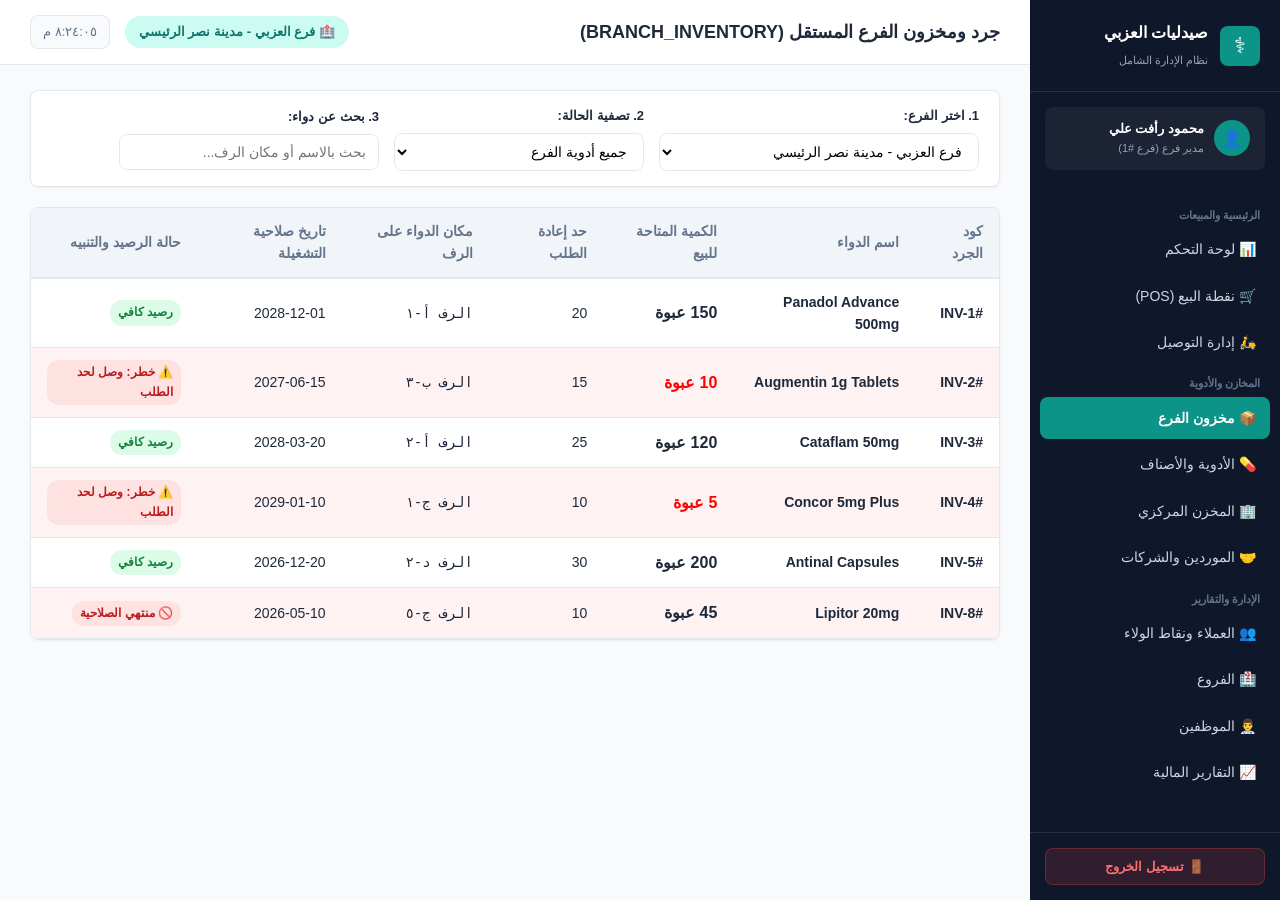
<file: pages/inventory.html>
<!DOCTYPE html>
<html lang="ar" dir="rtl">
<head>
  <meta charset="UTF-8">
  <title>مخزون الفرع والجرد | نظام إدارة صيدليات العزبي</title>
  <link rel="stylesheet" href="../css/style.css">
</head>
<body>

  <div class="app-container">

    <!-- القائمة الجانبية -->
    <aside class="sidebar">
      <div class="sidebar-header">
        <div class="brand-icon">⚕</div>
        <div class="brand-text">
          <h2>صيدليات العزبي</h2>
          <span>نظام الإدارة الشامل</span>
        </div>
      </div>

      <div class="sidebar-user">
        <div class="user-avatar">👤</div>
        <div class="user-info">
          <div class="name" id="sidebar-user-name">محمود رأفت علي</div>
          <div class="role" id="sidebar-user-role">مدير فرع</div>
        </div>
      </div>

      <ul class="sidebar-menu">
        <div class="menu-title">الرئيسية والمبيعات</div>
        <li><a href="dashboard.html">📊 لوحة التحكم</a></li>
        <li><a href="pos.html">🛒 نقطة البيع (POS)</a></li>
        <li><a href="deliveries.html">🛵 إدارة التوصيل</a></li>

        <div class="menu-title">المخازن والأدوية</div>
        <li><a href="inventory.html" class="active">📦 مخزون الفرع</a></li>
        <li><a href="medicines.html">💊 الأدوية والأصناف</a></li>
        <li><a href="warehouse.html">🏢 المخزن المركزي</a></li>
        <li><a href="suppliers.html">🤝 الموردين والشركات</a></li>

        <div class="menu-title">الإدارة والتقارير</div>
        <li><a href="customers.html">👥 العملاء ونقاط الولاء</a></li>
        <li><a href="branches.html">🏥 الفروع</a></li>
        <li><a href="employees.html">👨‍⚕️ الموظفين</a></li>
        <li><a href="reports.html">📈 التقارير المالية</a></li>
      </ul>

      <div class="sidebar-footer">
        <button class="logout-btn" onclick="logoutUser()">🚪 تسجيل الخروج</button>
      </div>
    </aside>

    <!-- المحتوى الرئيسي -->
    <div class="main-content">
      
      <header class="topbar">
        <div class="topbar-title">
          <h1>جرد ومخزون الفرع المستقل (BRANCH_INVENTORY)</h1>
        </div>
        <div class="topbar-info">
          <span class="branch-badge" id="topbar-branch-badge">🏥 الفرع الحالي</span>
          <span class="clock-display" id="topbar-clock">00:00:00</span>
        </div>
      </header>

      <main class="page-body">
        
        <!-- شريط التصفية واختيار الفرع -->
        <div class="table-box" style="padding: 15px 20px;">
          <div class="form-row" style="margin: 0; align-items: center;">
            
            <!-- 1. إمكانية اختيار الفرع -->
            <div class="form-group" style="max-width: 320px;">
              <label>1. اختر الفرع:</label>
              <select id="branchSelect" class="form-select" onchange="loadBranchInventory()"></select>
            </div>

            <!-- 2. تصفية الحالة -->
            <div class="form-group" style="max-width: 250px;">
              <label>2. تصفية الحالة:</label>
              <select id="statusFilter" class="form-select" onchange="filterInventory()">
                <option value="all">جميع أدوية الفرع</option>
                <option value="low_stock">⚠️ النواقص (الكمية ≤ حد الطلب)</option>
                <option value="expired">🚫 أدوية منتهية الصلاحية</option>
              </select>
            </div>

            <!-- 3. البحث -->
            <div class="form-group" style="max-width: 260px;">
              <label>3. بحث عن دواء:</label>
              <input type="text" id="searchInput" class="form-control" placeholder="بحث بالاسم أو مكان الرف..." oninput="filterInventory()">
            </div>

          </div>
        </div>

        <!-- جدول المخزون -->
        <div class="table-box">
          <table class="styled-table">
            <thead>
              <tr>
                <th>كود الجرد</th>
                <th>اسم الدواء</th>
                <th>الكمية المتاحة للبيع</th>
                <th>حد إعادة الطلب</th>
                <th>مكان الدواء على الرف</th>
                <th>تاريخ صلاحية التشغيلة</th>
                <th>حالة الرصيد والتنبيه</th>
              </tr>
            </thead>
            <tbody id="inventoryTableBody">
              <!-- يملأ بالجافاسكريبت -->
            </tbody>
          </table>
        </div>

      </main>

    </div>
  </div>

  <script src="../js/database.js"></script>
  <script src="../js/app.js"></script>

  <script>
    // =========================================================================
    // كود جافاسكريبت بسيط ومباشر لإدارة مخزون الفرع
    // =========================================================================

    function initInventoryPage() {
      // ملء قائمة الفروع
      var branches = getTable('BRANCH');
      var branchSelect = document.getElementById('branchSelect');
      branchSelect.innerHTML = '';
      for (var i = 0; i < branches.length; i++) {
        branchSelect.innerHTML += `<option value="${branches[i].branch_id}">${branches[i].branch_name}</option>`;
      }

      loadBranchInventory();
    }

    // دالة جلب مخزون الفرع المختار
    function loadBranchInventory() {
      var selectedBranchId = Number(document.getElementById('branchSelect').value);
      var inventory = getTable('BRANCH_INVENTORY');

      // تصفية أدوية هذا الفرع فقط
      var branchItems = inventory.filter(function(item) {
        return item.branch_id === selectedBranchId;
      });

      renderInventoryTable(branchItems);
    }

    // دالة رسم الجدول وتطبيق التنبيهات الحمراء
    function renderInventoryTable(itemsList) {
      var tbody = document.getElementById('inventoryTableBody');
      tbody.innerHTML = '';

      if (itemsList.length === 0) {
        tbody.innerHTML = '<tr><td colspan="7" style="text-align:center; padding:20px;">لا توجد أدوية مسجلة في هذا الفرع</td></tr>';
        return;
      }

      var today = new Date();

      for (var i = 0; i < itemsList.length; i++) {
        var item = itemsList[i];
        
        // الشرط المطلوب: إظهار تنبيه أحمر إذا Available Quantity <= Reorder Level
        var isLowStock = Number(item.available_quantity) <= Number(item.reorder_level);
        var isExpired = new Date(item.expiry_date_batch) < today;

        var rowClass = '';
        var statusBadge = '<span class="badge badge-green">رصيد كافي</span>';

        if (isExpired) {
          rowClass = 'row-danger';
          statusBadge = '<span class="badge badge-red">🚫 منتهي الصلاحية</span>';
        } else if (isLowStock) {
          rowClass = 'row-danger'; // إظهار سطر أحمر واضح
          statusBadge = '<span class="badge badge-red">⚠️ خطر: وصل لحد الطلب</span>';
        }

        tbody.innerHTML += `
          <tr class="${rowClass}">
            <td><strong>#INV-${item.inventory_id}</strong></td>
            <td><strong>${item.medicine_name}</strong></td>
            <td>
              <strong style="font-size:16px; color:${isLowStock ? 'red' : 'inherit'};">
                ${item.available_quantity} عبوة
              </strong>
            </td>
            <td>${item.reorder_level}</td>
            <td><code>${item.shelf_location}</code></td>
            <td>${item.expiry_date_batch}</td>
            <td>${statusBadge}</td>
          </tr>
        `;
      }
    }

    // دالة البحث والتصفية
    function filterInventory() {
      var selectedBranchId = Number(document.getElementById('branchSelect').value);
      var query = document.getElementById('searchInput').value.toLowerCase();
      var status = document.getElementById('statusFilter').value;
      var inventory = getTable('BRANCH_INVENTORY');
      var today = new Date();

      var filtered = inventory.filter(function(item) {
        // فحص الفرع
        if (item.branch_id !== selectedBranchId) return false;

        // فحص البحث بالنص
        var matchText = item.medicine_name.toLowerCase().includes(query) || item.shelf_location.toLowerCase().includes(query);
        if (!matchText) return false;

        // فحص الحالة
        if (status === 'low_stock') {
          return Number(item.available_quantity) <= Number(item.reorder_level);
        }
        if (status === 'expired') {
          return new Date(item.expiry_date_batch) < today;
        }

        return true;
      });

      renderInventoryTable(filtered);
    }

    initInventoryPage();
  </script>

</body>
</html>
</file>
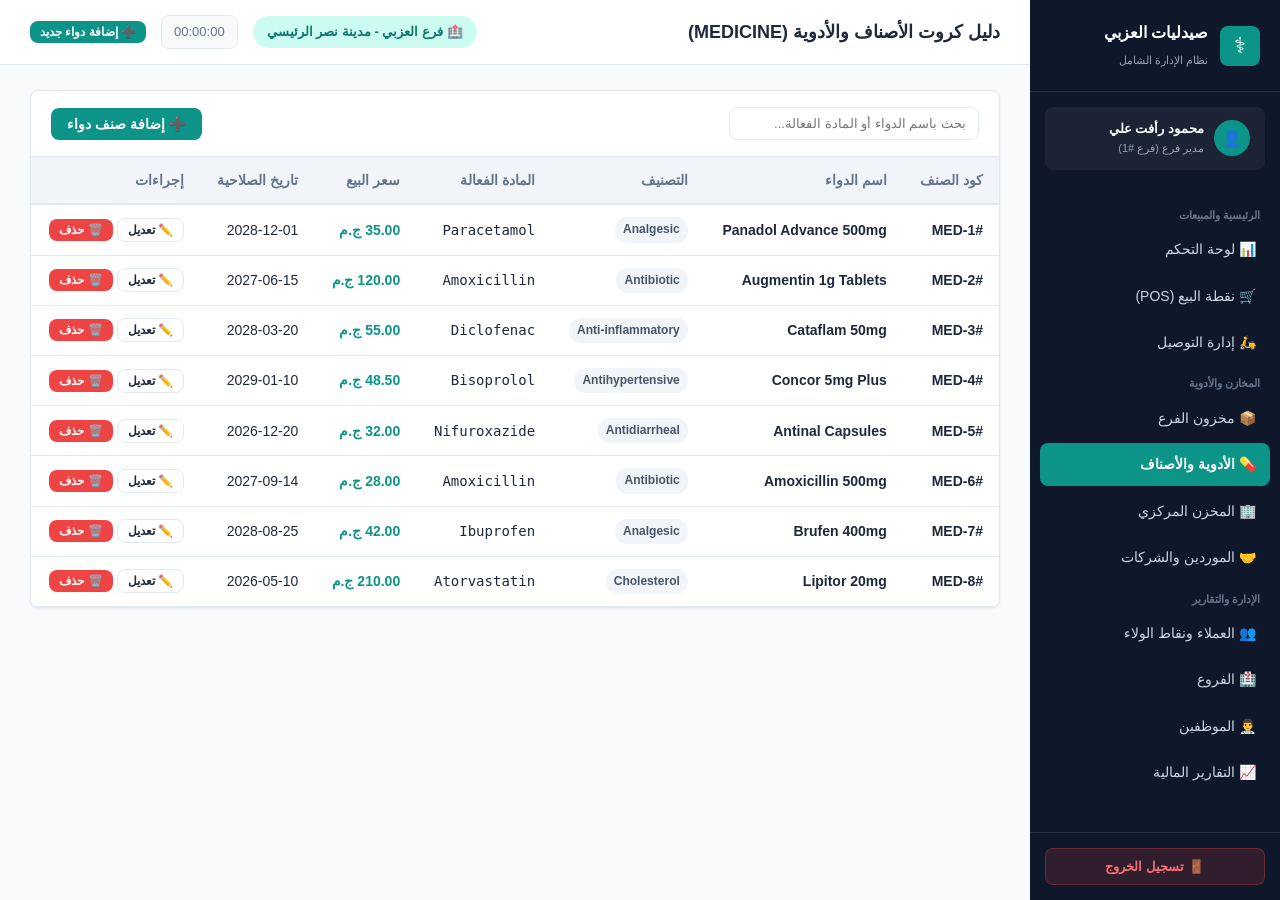
<file: pages/medicines.html>
<!DOCTYPE html>
<html lang="ar" dir="rtl">
<head>
  <meta charset="UTF-8">
  <title>الأدوية والأصناف | نظام إدارة صيدليات العزبي</title>
  <link rel="stylesheet" href="../css/style.css">
</head>
<body>

  <div class="app-container">

    <!-- القائمة الجانبية -->
    <aside class="sidebar">
      <div class="sidebar-header">
        <div class="brand-icon">⚕</div>
        <div class="brand-text">
          <h2>صيدليات العزبي</h2>
          <span>نظام الإدارة الشامل</span>
        </div>
      </div>

      <div class="sidebar-user">
        <div class="user-avatar">👤</div>
        <div class="user-info">
          <div class="name" id="sidebar-user-name">محمود رأفت علي</div>
          <div class="role" id="sidebar-user-role">مدير فرع</div>
        </div>
      </div>

      <ul class="sidebar-menu">
        <div class="menu-title">الرئيسية والمبيعات</div>
        <li><a href="dashboard.html">📊 لوحة التحكم</a></li>
        <li><a href="pos.html">🛒 نقطة البيع (POS)</a></li>
        <li><a href="deliveries.html">🛵 إدارة التوصيل</a></li>

        <div class="menu-title">المخازن والأدوية</div>
        <li><a href="inventory.html">📦 مخزون الفرع</a></li>
        <li><a href="medicines.html" class="active">💊 الأدوية والأصناف</a></li>
        <li><a href="warehouse.html">🏢 المخزن المركزي</a></li>
        <li><a href="suppliers.html">🤝 الموردين والشركات</a></li>

        <div class="menu-title">الإدارة والتقارير</div>
        <li><a href="customers.html">👥 العملاء ونقاط الولاء</a></li>
        <li><a href="branches.html">🏥 الفروع</a></li>
        <li><a href="employees.html">👨‍⚕️ الموظفين</a></li>
        <li><a href="reports.html">📈 التقارير المالية</a></li>
      </ul>

      <div class="sidebar-footer">
        <button class="logout-btn" onclick="logoutUser()">🚪 تسجيل الخروج</button>
      </div>
    </aside>

    <!-- المحتوى الرئيسي -->
    <div class="main-content">
      
      <header class="topbar">
        <div class="topbar-title">
          <h1>دليل كروت الأصناف والأدوية (MEDICINE)</h1>
        </div>
        <div class="topbar-info">
          <span class="branch-badge" id="topbar-branch-badge">🏥 الفرع الحالي</span>
          <span class="clock-display" id="topbar-clock">00:00:00</span>
          <button class="btn btn-primary btn-sm" onclick="openAddModal()">➕ إضافة دواء جديد</button>
        </div>
      </header>

      <main class="page-body">
        
        <div class="table-box">
          <div class="table-header">
            <input type="text" id="searchInput" class="search-box" placeholder="بحث باسم الدواء أو المادة الفعالة..." oninput="searchMedicines()">
            <button class="btn btn-primary" onclick="openAddModal()">➕ إضافة صنف دواء</button>
          </div>

          <table class="styled-table">
            <thead>
              <tr>
                <th>كود الصنف</th>
                <th>اسم الدواء</th>
                <th>التصنيف</th>
                <th>المادة الفعالة</th>
                <th>سعر البيع</th>
                <th>تاريخ الصلاحية</th>
                <th>إجراءات</th>
              </tr>
            </thead>
            <tbody id="medicinesTableBody">
              <!-- يملأ بالجافاسكريبت -->
            </tbody>
          </table>
        </div>

      </main>

    </div>
  </div>

  <!-- نافذة إضافة / تعديل دواء -->
  <div class="modal-overlay" id="medicineModal">
    <div class="modal-box">
      <div class="modal-box-header">
        <h3 id="modalTitle">إضافة صنف دواء جديد</h3>
        <button class="modal-box-close" onclick="closeModal()">✕</button>
      </div>

      <form onsubmit="saveMedicineForm(event)">
        <div class="modal-box-body">
          <input type="hidden" id="editMedId">

          <div class="form-row">
            <div class="form-group">
              <label>اسم الدواء التجاري:</label>
              <input type="text" id="medName" class="form-control" required placeholder="مثال: Panadol Extra 500mg">
            </div>
            <div class="form-group">
              <label>التصنيف الطبي:</label>
              <input type="text" id="medType" class="form-control" required placeholder="مثال: Analgesic مسكن">
            </div>
          </div>

          <div class="form-row">
            <div class="form-group">
              <label>المادة الفعالة (Active Ingredient):</label>
              <input type="text" id="medIngredient" class="form-control" placeholder="مثال: Paracetamol">
            </div>
            <div class="form-group">
              <label>سعر البيع للجمهور (ج.م):</label>
              <input type="number" step="0.5" id="medPrice" class="form-control" required placeholder="35.00">
            </div>
          </div>

          <div class="form-row">
            <div class="form-group">
              <label>تاريخ الصلاحية:</label>
              <input type="date" id="medExpiry" class="form-control" required>
            </div>
            <div class="form-group">
              <label>الشركة الموردة (إجباري):</label>
              <select id="medSupplierSelect" class="form-select" required></select>
            </div>
          </div>
        </div>

        <div class="modal-box-footer">
          <button type="button" class="btn btn-outline" onclick="closeModal()">إلغاء</button>
          <button type="submit" class="btn btn-primary">حفظ الدواء</button>
        </div>
      </form>
    </div>
  </div>

  <script src="../js/database.js"></script>
  <script src="../js/app.js"></script>

  <script>
    // =========================================================================
    // كود جافاسكريبت بسيط لإدارة الأدوية
    // =========================================================================

    function renderMedicinesTable(list) {
      var tbody = document.getElementById('medicinesTableBody');
      tbody.innerHTML = '';

      if (list.length === 0) {
        tbody.innerHTML = '<tr><td colspan="7" style="text-align:center; padding:20px;">لا توجد أدوية مطابقة للبحث</td></tr>';
        return;
      }

      for (var i = 0; i < list.length; i++) {
        var m = list[i];
        tbody.innerHTML += `
          <tr>
            <td><strong>#MED-${m.medicine_id}</strong></td>
            <td><strong>${m.medicine_name}</strong></td>
            <td><span class="badge badge-gray">${m.medicine_type || 'عام'}</span></td>
            <td><code>${m.active_ingredient || '-'}</code></td>
            <td><strong style="color:var(--primary-color);">${Number(m.price).toFixed(2)} ج.م</strong></td>
            <td>${m.expiry_date}</td>
            <td>
              <button class="btn btn-outline btn-sm" onclick="openEditModal(${m.medicine_id})">✏️ تعديل</button>
              <button class="btn btn-danger btn-sm" onclick="deleteMedicine(${m.medicine_id})">🗑️ حذف</button>
            </td>
          </tr>
        `;
      }
    }

    function loadSuppliersDropdown() {
      var suppliers = getTable('SUPPLIER');
      var select = document.getElementById('medSupplierSelect');
      select.innerHTML = '';
      for (var i = 0; i < suppliers.length; i++) {
        select.innerHTML += `<option value="${suppliers[i].supplier_id}">${suppliers[i].company_name}</option>`;
      }
    }

    function openAddModal() {
      document.getElementById('modalTitle').textContent = 'إضافة صنف دواء جديد';
      document.getElementById('editMedId').value = '';
      document.getElementById('medName').value = '';
      document.getElementById('medType').value = '';
      document.getElementById('medIngredient').value = '';
      document.getElementById('medPrice').value = '';
      document.getElementById('medExpiry').value = '';
      loadSuppliersDropdown();
      document.getElementById('medicineModal').classList.add('active');
    }

    function openEditModal(medId) {
      var medicines = getTable('MEDICINE');
      var m = medicines.find(function(item) { return item.medicine_id === medId; });
      if (!m) return;

      document.getElementById('modalTitle').textContent = 'تعديل بيانات الدواء';
      document.getElementById('editMedId').value = m.medicine_id;
      document.getElementById('medName').value = m.medicine_name;
      document.getElementById('medType').value = m.medicine_type;
      document.getElementById('medIngredient').value = m.active_ingredient || '';
      document.getElementById('medPrice').value = m.price;
      document.getElementById('medExpiry').value = m.expiry_date;
      loadSuppliersDropdown();
      document.getElementById('medSupplierSelect').value = m.supplier_id;

      document.getElementById('medicineModal').classList.add('active');
    }

    function closeModal() {
      document.getElementById('medicineModal').classList.remove('active');
    }

    function saveMedicineForm(event) {
      event.preventDefault();
      var medicines = getTable('MEDICINE');
      var editId = document.getElementById('editMedId').value;

      var medData = {
        medicine_name: document.getElementById('medName').value.trim(),
        medicine_type: document.getElementById('medType').value.trim(),
        active_ingredient: document.getElementById('medIngredient').value.trim(),
        price: Number(document.getElementById('medPrice').value),
        expiry_date: document.getElementById('medExpiry').value,
        supplier_id: Number(document.getElementById('medSupplierSelect').value),
        warehouse_id: 1
      };

      if (editId) {
        for (var i = 0; i < medicines.length; i++) {
          if (medicines[i].medicine_id === Number(editId)) {
            medicines[i].medicine_name = medData.medicine_name;
            medicines[i].medicine_type = medData.medicine_type;
            medicines[i].active_ingredient = medData.active_ingredient;
            medicines[i].price = medData.price;
            medicines[i].expiry_date = medData.expiry_date;
            medicines[i].supplier_id = medData.supplier_id;
            break;
          }
        }
        alert('✅ تم تعديل الدواء بنجاح');
      } else {
        medData.medicine_id = medicines.length ? medicines[medicines.length - 1].medicine_id + 1 : 1;
        medicines.push(medData);
        alert('✅ تمت إضافة الدواء بنجاح');
      }

      saveTable('MEDICINE', medicines);
      closeModal();
      renderMedicinesTable(medicines);
    }

    function deleteMedicine(medId) {
      if (confirm('هل أنت متأكد من حذف هذا الدواء؟')) {
        var medicines = getTable('MEDICINE');
        var updated = medicines.filter(function(m) { return m.medicine_id !== medId; });
        saveTable('MEDICINE', updated);
        renderMedicinesTable(updated);
        alert('🗑️ تم الحذف بنجاح');
      }
    }

    function searchMedicines() {
      var query = document.getElementById('searchInput').value.toLowerCase();
      var medicines = getTable('MEDICINE');
      var filtered = medicines.filter(function(m) {
        return m.medicine_name.toLowerCase().includes(query) || (m.active_ingredient && m.active_ingredient.toLowerCase().includes(query));
      });
      renderMedicinesTable(filtered);
    }

    renderMedicinesTable(getTable('MEDICINE'));
  </script>

</body>
</html>
</file>
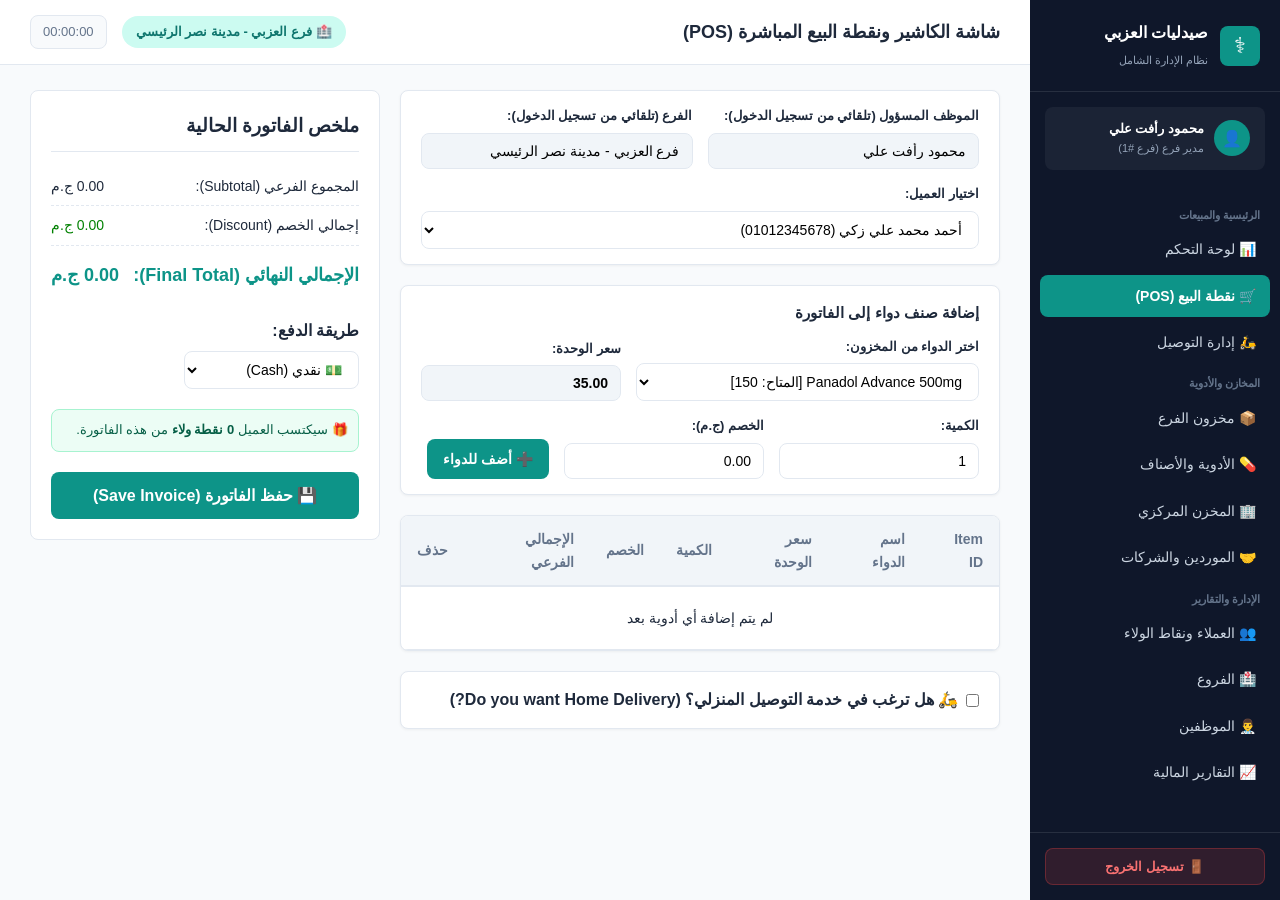
<file: pages/pos.html>
<!DOCTYPE html>
<html lang="ar" dir="rtl">
<head>
  <meta charset="UTF-8">
  <title>نقطة البيع والكاشير (POS) | نظام إدارة صيدليات العزبي</title>
  <link rel="stylesheet" href="../css/style.css">
  <style>
    /* تقسيم شاشة البيع إلى عمودين */
    .pos-layout {
      display: flex;
      gap: 20px;
      align-items: flex-start;
    }
    .pos-main {
      flex: 1;
    }
    .pos-sidebar {
      width: 350px;
    }
    .summary-card {
      background: #ffffff;
      border: 1px solid var(--border-color);
      border-radius: var(--radius);
      padding: 20px;
    }
    .summary-item {
      display: flex;
      justify-content: space-between;
      padding: 8px 0;
      border-bottom: 1px dashed var(--border-color);
      font-size: 14px;
    }
    .summary-item.total {
      border-bottom: none;
      padding-top: 15px;
      font-size: 18px;
      font-weight: bold;
      color: var(--primary-color);
    }
    .delivery-box {
      background: #f8fafc;
      border: 1px solid var(--border-color);
      border-radius: var(--radius);
      padding: 15px;
      margin-top: 15px;
      display: none; /* مخفي افتراضياً حتى يفعله المستخدم */
    }
  </style>
</head>
<body>

  <div class="app-container">

    <!-- القائمة الجانبية -->
    <aside class="sidebar">
      <div class="sidebar-header">
        <div class="brand-icon">⚕</div>
        <div class="brand-text">
          <h2>صيدليات العزبي</h2>
          <span>نظام الإدارة الشامل</span>
        </div>
      </div>

      <div class="sidebar-user">
        <div class="user-avatar">👤</div>
        <div class="user-info">
          <div class="name" id="sidebar-user-name">محمود رأفت علي</div>
          <div class="role" id="sidebar-user-role">مدير فرع</div>
        </div>
      </div>

      <ul class="sidebar-menu">
        <div class="menu-title">الرئيسية والمبيعات</div>
        <li><a href="dashboard.html">📊 لوحة التحكم</a></li>
        <li><a href="pos.html" class="active">🛒 نقطة البيع (POS)</a></li>
        <li><a href="deliveries.html">🛵 إدارة التوصيل</a></li>

        <div class="menu-title">المخازن والأدوية</div>
        <li><a href="inventory.html">📦 مخزون الفرع</a></li>
        <li><a href="medicines.html">💊 الأدوية والأصناف</a></li>
        <li><a href="warehouse.html">🏢 المخزن المركزي</a></li>
        <li><a href="suppliers.html">🤝 الموردين والشركات</a></li>

        <div class="menu-title">الإدارة والتقارير</div>
        <li><a href="customers.html">👥 العملاء ونقاط الولاء</a></li>
        <li><a href="branches.html">🏥 الفروع</a></li>
        <li><a href="employees.html">👨‍⚕️ الموظفين</a></li>
        <li><a href="reports.html">📈 التقارير المالية</a></li>
      </ul>

      <div class="sidebar-footer">
        <button class="logout-btn" onclick="logoutUser()">🚪 تسجيل الخروج</button>
      </div>
    </aside>

    <!-- المحتوى الرئيسي -->
    <div class="main-content">
      
      <header class="topbar">
        <div class="topbar-title">
          <h1>شاشة الكاشير ونقطة البيع المباشرة (POS)</h1>
        </div>
        <div class="topbar-info">
          <span class="branch-badge" id="topbar-branch-badge">🏥 الفرع الحالي</span>
          <span class="clock-display" id="topbar-clock">00:00:00</span>
        </div>
      </header>

      <main class="page-body">
        
        <div class="pos-layout">
          
          <!-- القسم الأيمن: إضافة الأدوية وجدول بنود الفاتورة -->
          <div class="pos-main">
            
            <!-- شريط بيانات الفاتورة (الموظف والفرع والعميل) -->
            <div class="table-box" style="padding: 15px 20px;">
              <div class="form-row" style="margin: 0; align-items: center;">
                <div class="form-group">
                  <label>الموظف المسؤول (تلقائي من تسجيل الدخول):</label>
                  <input type="text" id="posEmployee" class="form-control" readonly style="background:#f1f5f9;">
                </div>

                <div class="form-group">
                  <label>الفرع (تلقائي من تسجيل الدخول):</label>
                  <input type="text" id="posBranch" class="form-control" readonly style="background:#f1f5f9;">
                </div>

                <div class="form-group">
                  <label>اختيار العميل:</label>
                  <select id="posCustomerSelect" class="form-select" onchange="onCustomerChange()"></select>
                </div>
              </div>
            </div>

            <!-- نموذج إضافة دواء إلى الفاتورة -->
            <div class="table-box" style="padding: 15px 20px;">
              <h3 style="margin-bottom: 12px; font-size: 15px;">إضافة صنف دواء إلى الفاتورة</h3>
              
              <div class="form-row" style="margin: 0; align-items: flex-end;">
                <div class="form-group" style="flex: 2;">
                  <label>اختر الدواء من المخزون:</label>
                  <select id="posMedSelect" class="form-select" onchange="updateMedPrice()"></select>
                </div>

                <div class="form-group">
                  <label>سعر الوحدة:</label>
                  <input type="text" id="posMedPrice" class="form-control" readonly style="background:#f1f5f9; font-weight:bold;">
                </div>

                <div class="form-group" style="max-width: 100px;">
                  <label>الكمية:</label>
                  <input type="number" id="posMedQty" class="form-control" min="1" value="1">
                </div>

                <div class="form-group" style="max-width: 110px;">
                  <label>الخصم (ج.م):</label>
                  <input type="number" id="posMedDiscount" class="form-control" min="0" value="0.00">
                </div>

                <button type="button" class="btn btn-primary" onclick="addItemToInvoice()" style="height: 40px;">
                  ➕ أضف للدواء
                </button>
              </div>
            </div>

            <!-- جدول بنود الفاتورة (Item ID, Medicine, Quantity, Price, Discount, Subtotal, Remove) -->
            <div class="table-box">
              <table class="styled-table">
                <thead>
                  <tr>
                    <th>Item ID</th>
                    <th>اسم الدواء</th>
                    <th>سعر الوحدة</th>
                    <th>الكمية</th>
                    <th>الخصم</th>
                    <th>الإجمالي الفرعي</th>
                    <th>حذف</th>
                  </tr>
                </thead>
                <tbody id="invoiceItemsTableBody">
                  <tr><td colspan="7" style="text-align:center; padding:20px;">لم يتم إضافة أي أدوية بعد</td></tr>
                </tbody>
              </table>
            </div>

            <!-- قسم التوصيل المنزلي (Home Delivery) -->
            <div class="table-box" style="padding: 15px 20px;">
              <label style="display: flex; align-items: center; gap: 8px; font-weight: bold; cursor: pointer;">
                <input type="checkbox" id="deliveryCheckbox" onchange="toggleDeliverySection()">
                <span>🛵 هل ترغب في خدمة التوصيل المنزلي؟ (Do you want Home Delivery?)</span>
              </label>

              <!-- الحقول الإضافية للتوصيل -->
              <div class="delivery-box" id="deliveryFieldsBox">
                <div class="form-row">
                  <div class="form-group">
                    <label>طيار الدليفري المسؤول:</label>
                    <input type="text" id="delDriverName" class="form-control" value="كابتن خالد عثمان الجيار">
                  </div>
                  <div class="form-group">
                    <label>رسوم التوصيل (Delivery Fees):</label>
                    <input type="number" id="delFees" class="form-control" value="15.00" oninput="calculateInvoiceTotals()">
                  </div>
                </div>

                <div class="form-group" style="margin-bottom: 12px;">
                  <label>عنوان العميل للتوصيل:</label>
                  <input type="text" id="delAddress" class="form-control" placeholder="العنوان بالتفصيل">
                </div>

                <div class="form-group">
                  <label>توقيع العميل / اسم المستلم:</label>
                  <input type="text" id="delSignature" class="form-control" placeholder="اسم المستلم">
                </div>
              </div>
            </div>

          </div>

          <!-- القسم الأيسر: ملخص الفاتورة وزر الحفظ النهائي -->
          <div class="pos-sidebar">
            <div class="summary-card">
              <h3 style="margin-bottom: 15px; border-bottom: 1px solid var(--border-color); padding-bottom: 10px;">
                ملخص الفاتورة الحالية
              </h3>

              <div class="summary-item">
                <span>المجموع الفرعي (Subtotal):</span>
                <span id="txtSubtotal">0.00 ج.م</span>
              </div>

              <div class="summary-item">
                <span>إجمالي الخصم (Discount):</span>
                <span id="txtDiscount" style="color: green;">0.00 ج.م</span>
              </div>

              <div class="summary-item" id="deliveryRow" style="display: none;">
                <span>رسوم التوصيل (Delivery Fees):</span>
                <span id="txtDelivery">15.00 ج.م</span>
              </div>

              <div class="summary-item total">
                <span>الإجمالي النهائي (Final Total):</span>
                <span id="txtFinalTotal">0.00 ج.م</span>
              </div>

              <!-- طريقة الدفع -->
              <div style="margin: 20px 0;">
                <label style="font-weight: bold; display: block; margin-bottom: 8px;">طريقة الدفع:</label>
                <select id="paymentMethodSelect" class="form-select">
                  <option value="نقدي">💵 نقدي (Cash)</option>
                  <option value="فيزا">💳 فيزا (Credit Card)</option>
                  <option value="محفظة إلكترونية">📱 محفظة إلكترونية</option>
                </select>
              </div>

              <!-- نقاط الولاء المكتسبة -->
              <div style="background: #ecfdf5; border: 1px solid #a7f3d0; padding: 10px; border-radius: var(--radius); font-size: 13px; margin-bottom: 20px; color: #065f46;">
                🎁 سيكتسب العميل <strong><span id="loyaltyPointsEarned">0</span> نقطة ولاء</strong> من هذه الفاتورة.
              </div>

              <!-- زر الحفظ النهائي المطبق للـ Transaction -->
              <button class="btn btn-primary" style="width: 100%; padding: 14px; font-size: 16px;" onclick="saveInvoiceTransaction()">
                💾 حفظ الفاتورة (Save Invoice)
              </button>
            </div>
          </div>

        </div>

      </main>

    </div>
  </div>

  <script src="../js/database.js"></script>
  <script src="../js/app.js"></script>

  <script>
    // =========================================================================
    // كود جافاسكريبت مبسط وسهل الفهم جداً لعمليات نقطة البيع (POS)
    // =========================================================================

    // مصفوفة لتخزين بنود الفاتورة الحالية المفتوحة
    var invoiceLines = [];

    // عند فتح صفحة البيع
    function initPOS() {
      // 1. تحديد الموظف والفرع تلقائياً من تسجيل الدخول
      var user = getCurrentUser();
      document.getElementById('posEmployee').value = user.employee_name;
      document.getElementById('posBranch').value = user.branch_name;

      // 2. تحميل قائمة العملاء
      var customers = getTable('CUSTOMER');
      var custSelect = document.getElementById('posCustomerSelect');
      custSelect.innerHTML = '';
      for (var i = 0; i < customers.length; i++) {
        custSelect.innerHTML += `<option value="${customers[i].customer_id}">${customers[i].customer_name} (${customers[i].phone})</option>`;
      }
      onCustomerChange();

      // 3. تحميل أدوية مخزون الفرع الحالي
      var inventory = getTable('BRANCH_INVENTORY');
      var medSelect = document.getElementById('posMedSelect');
      medSelect.innerHTML = '';

      var branchMeds = inventory.filter(function(item) {
        return item.branch_id === user.branch_id;
      });

      for (var j = 0; j < branchMeds.length; j++) {
        var m = branchMeds[j];
        medSelect.innerHTML += `<option value="${m.medicine_id}" data-price="${m.price}" data-available="${m.available_quantity}">
          ${m.medicine_name} [المتاح: ${m.available_quantity}]
        </option>`;
      }

      updateMedPrice();
    }

    // تحديث حقل السعر تلقائياً عند تغيير الدواء
    function updateMedPrice() {
      var select = document.getElementById('posMedSelect');
      if (select.selectedIndex !== -1) {
        var option = select.options[select.selectedIndex];
        var price = option.getAttribute('data-price');
        document.getElementById('posMedPrice').value = Number(price).toFixed(2);
      }
    }

    // تعبئة عنوان العميل تلقائياً عند اختياره
    function onCustomerChange() {
      var custId = Number(document.getElementById('posCustomerSelect').value);
      var customers = getTable('CUSTOMER');
      var cust = customers.find(function(c) { return c.customer_id === custId; });
      if (cust) {
        document.getElementById('delAddress').value = cust.governorate + ' - ' + cust.city + ' (' + (cust.street || '') + ')';
        document.getElementById('delSignature').value = cust.customer_name;
      }
    }

    // دالة إضافة سطر دواء إلى الفاتورة
    function addItemToInvoice() {
      var select = document.getElementById('posMedSelect');
      if (select.selectedIndex === -1) {
        alert('يرجى اختيار الدواء أولاً!');
        return;
      }

      var option = select.options[select.selectedIndex];
      var medId = Number(select.value);
      var medName = option.text.split('[')[0].trim();
      var unitPrice = Number(option.getAttribute('data-price'));
      var availableQty = Number(option.getAttribute('data-available'));

      var qty = Number(document.getElementById('posMedQty').value);
      var discount = Number(document.getElementById('posMedDiscount').value);

      if (qty <= 0) {
        alert('يرجى إدخال كمية صحيحة أكبر من الصفر');
        return;
      }

      // التحقق: لا تسمح ببيع كمية أكبر من المتاح في المخزون
      if (qty > availableQty) {
        alert('❌ عذراً! الكمية المتاحة في المخزن هي (' + availableQty + ') فقط!');
        return;
      }

      // احتساب السعر الفرعي
      var subtotal = (qty * unitPrice) - discount;

      // إنشاء رقم Item ID متسلسل (1, 2, 3, 4 ...)
      var newItemId = invoiceLines.length + 1;

      // إضافة البند إلى مصفوفة الفاتورة
      invoiceLines.push({
        item_id: newItemId,
        medicine_id: medId,
        medicine_name: medName,
        unit_price: unitPrice,
        sold_quantity: qty,
        discount_amount: discount,
        subtotal: subtotal
      });

      // إعادة رسم جدول بنود الفاتورة وحساب الإجمالي
      renderInvoiceLines();
      calculateInvoiceTotals();
    }

    // دالة حذف بند من الفاتورة
    function removeInvoiceLine(index) {
      invoiceLines.splice(index, 1);
      
      // إعادة ترتيب الـ Item ID ليكون متسلسلاً 1, 2, 3...
      for (var i = 0; i < invoiceLines.length; i++) {
        invoiceLines[i].item_id = i + 1;
      }

      renderInvoiceLines();
      calculateInvoiceTotals();
    }

    // دالة رسم بنود الفاتورة في الجدول
    function renderInvoiceLines() {
      var tbody = document.getElementById('invoiceItemsTableBody');
      tbody.innerHTML = '';

      if (invoiceLines.length === 0) {
        tbody.innerHTML = '<tr><td colspan="7" style="text-align:center; padding:20px;">لم يتم إضافة أي أدوية بعد</td></tr>';
        return;
      }

      for (var i = 0; i < invoiceLines.length; i++) {
        var item = invoiceLines[i];
        tbody.innerHTML += `
          <tr>
            <td><span class="badge badge-gray">#${item.item_id}</span></td>
            <td><strong>${item.medicine_name}</strong></td>
            <td>${item.unit_price.toFixed(2)} ج.م</td>
            <td><span class="badge badge-blue">${item.sold_quantity}</span></td>
            <td>${item.discount_amount.toFixed(2)} ج.م</td>
            <td><strong>${item.subtotal.toFixed(2)} ج.م</strong></td>
            <td>
              <button class="btn btn-danger btn-sm" onclick="removeInvoiceLine(${i})">✕</button>
            </td>
          </tr>
        `;
      }
    }

    // إظهار أو إخفاء حقول الدليفري
    function toggleDeliverySection() {
      var isChecked = document.getElementById('deliveryCheckbox').checked;
      var box = document.getElementById('deliveryFieldsBox');
      var row = document.getElementById('deliveryRow');

      if (isChecked) {
        box.style.display = 'block';
        row.style.display = 'flex';
      } else {
        box.style.display = 'none';
        row.style.display = 'none';
      }
      calculateInvoiceTotals();
    }

    // دالة حساب الإجماليات
    function calculateInvoiceTotals() {
      var subtotal = 0;
      var totalDiscount = 0;

      for (var i = 0; i < invoiceLines.length; i++) {
        subtotal += (invoiceLines[i].sold_quantity * invoiceLines[i].unit_price);
        totalDiscount += invoiceLines[i].discount_amount;
      }

      var isDelivery = document.getElementById('deliveryCheckbox').checked;
      var deliveryFees = isDelivery ? (Number(document.getElementById('delFees').value) || 0) : 0;

      var finalTotal = (subtotal - totalDiscount) + deliveryFees;
      if (finalTotal < 0) finalTotal = 0;

      document.getElementById('txtSubtotal').textContent = subtotal.toFixed(2) + ' ج.م';
      document.getElementById('txtDiscount').textContent = totalDiscount.toFixed(2) + ' ج.م';
      document.getElementById('txtDelivery').textContent = deliveryFees.toFixed(2) + ' ج.م';
      document.getElementById('txtFinalTotal').textContent = finalTotal.toFixed(2) + ' ج.م';

      // 1 نقطة ولاء لكل 10 جنيهات
      var points = Math.floor(finalTotal / 10);
      document.getElementById('loyaltyPointsEarned').textContent = points;
    }

    // =========================================================================
    // دالة حفظ الفاتورة بنظام الـ Transaction الآمن (خصم المخزون + النقاط + التوصيل)
    // =========================================================================
    function saveInvoiceTransaction() {
      // التحقق من وجود أدوية
      if (invoiceLines.length === 0) {
        alert('⚠️ يرجى إضافة دواء واحد على الأقل للفاتورة!');
        return;
      }

      var user = getCurrentUser();
      var inventory = getTable('BRANCH_INVENTORY');
      var customers = getTable('CUSTOMER');
      var invoices = getTable('INVOICE');
      var deliveries = getTable('DELIVERY_ORDER');

      // -------------------------------------------------------------
      // الخطوة 1 من الـ Transaction: التأكد الصارم من توفر الرصيد لجميع الأدوية
      // -------------------------------------------------------------
      for (var i = 0; i < invoiceLines.length; i++) {
        var line = invoiceLines[i];
        var invItem = inventory.find(function(it) {
          return it.branch_id === user.branch_id && it.medicine_id === line.medicine_id;
        });

        if (!invItem || invItem.available_quantity < line.sold_quantity) {
          alert('❌ فشلت المعاملة (Rollback)! رصيد الدواء (' + line.medicine_name + ') غير كافٍ في المخزن!');
          return; // إيقاف العملية دون أي خصم
        }
      }

      // -------------------------------------------------------------
      // الخطوة 2: خصم الكميات من مخزون الفرع (BRANCH_INVENTORY)
      // -------------------------------------------------------------
      for (var j = 0; j < invoiceLines.length; j++) {
        var soldLine = invoiceLines[j];
        for (var k = 0; k < inventory.length; k++) {
          if (inventory[k].branch_id === user.branch_id && inventory[k].medicine_id === soldLine.medicine_id) {
            inventory[k].available_quantity -= soldLine.sold_quantity;
            break;
          }
        }
      }
      saveTable('BRANCH_INVENTORY', inventory);

      // -------------------------------------------------------------
      // الخطوة 3: إنشاء الفاتورة الجديدة وحفظها في جدول (INVOICE)
      // -------------------------------------------------------------
      var newInvoiceId = invoices.length ? (invoices[invoices.length - 1].invoice_id + 1) : 1;
      var custSelect = document.getElementById('posCustomerSelect');
      var custId = Number(custSelect.value);
      var custName = custSelect.options[custSelect.selectedIndex].text.split('(')[0].trim();
      var paymentMethod = document.getElementById('paymentMethodSelect').value;
      
      var finalTotal = parseFloat(document.getElementById('txtFinalTotal').textContent);

      var now = new Date();
      var invoiceDateStr = now.toLocaleDateString('ar-EG') + ' ' + now.toLocaleTimeString('ar-EG');

      var invoiceRecord = {
        invoice_id: newInvoiceId,
        invoice_date: invoiceDateStr,
        total_amount: finalTotal,
        payment_method: paymentMethod,
        employee_id: user.employee_id,
        employee_name: user.employee_name,
        branch_id: user.branch_id,
        customer_id: custId,
        customer_name: custName,
        items: invoiceLines
      };
      invoices.push(invoiceRecord);
      saveTable('INVOICE', invoices);

      // -------------------------------------------------------------
      // الخطوة 4: تحديث نقاط الولاء الخاصة بالعميل (CUSTOMER)
      // -------------------------------------------------------------
      var pointsEarned = Math.floor(finalTotal / 10);
      for (var c = 0; c < customers.length; c++) {
        if (customers[c].customer_id === custId) {
          customers[c].loyalty_points = (customers[c].loyalty_points || 0) + pointsEarned;
          break;
        }
      }
      saveTable('CUSTOMER', customers);

      // -------------------------------------------------------------
      // الخطوة 5: حفظ بيانات التوصيل إن وجدت في (DELIVERY_ORDER)
      // -------------------------------------------------------------
      var isDelivery = document.getElementById('deliveryCheckbox').checked;
      if (isDelivery) {
        var newDelId = deliveries.length ? (deliveries[deliveries.length - 1].delivery_id + 1) : 1;
        var deliveryRecord = {
          delivery_id: newDelId,
          invoice_id: newInvoiceId,
          customer_name: custName,
          driver_name: document.getElementById('delDriverName').value.trim(),
          delivery_fees: Number(document.getElementById('delFees').value) || 0,
          departure_time: invoiceDateStr,
          delivery_status: 'في الانتظار',
          customer_signature: document.getElementById('delSignature').value.trim()
        };
        deliveries.push(deliveryRecord);
        saveTable('DELIVERY_ORDER', deliveries);
      }

      // رسالة النجاح وتفريغ الفاتورة
      alert('🎉 تم حفظ الفاتورة بنجاح برقم #INV-' + newInvoiceId + '\nتم خصم المخزون وإضافة ' + pointsEarned + ' نقطة ولاء للعميل!');

      invoiceLines = [];
      renderInvoiceLines();
      calculateInvoiceTotals();
      document.getElementById('deliveryCheckbox').checked = false;
      toggleDeliverySection();

      // إعادة تحميل المخزون لعرض الكميات الجديدة بعد الخصم
      initPOS();
    }

    // تشغيل عند فتح الصفحة
    initPOS();
  </script>

</body>
</html>
</file>
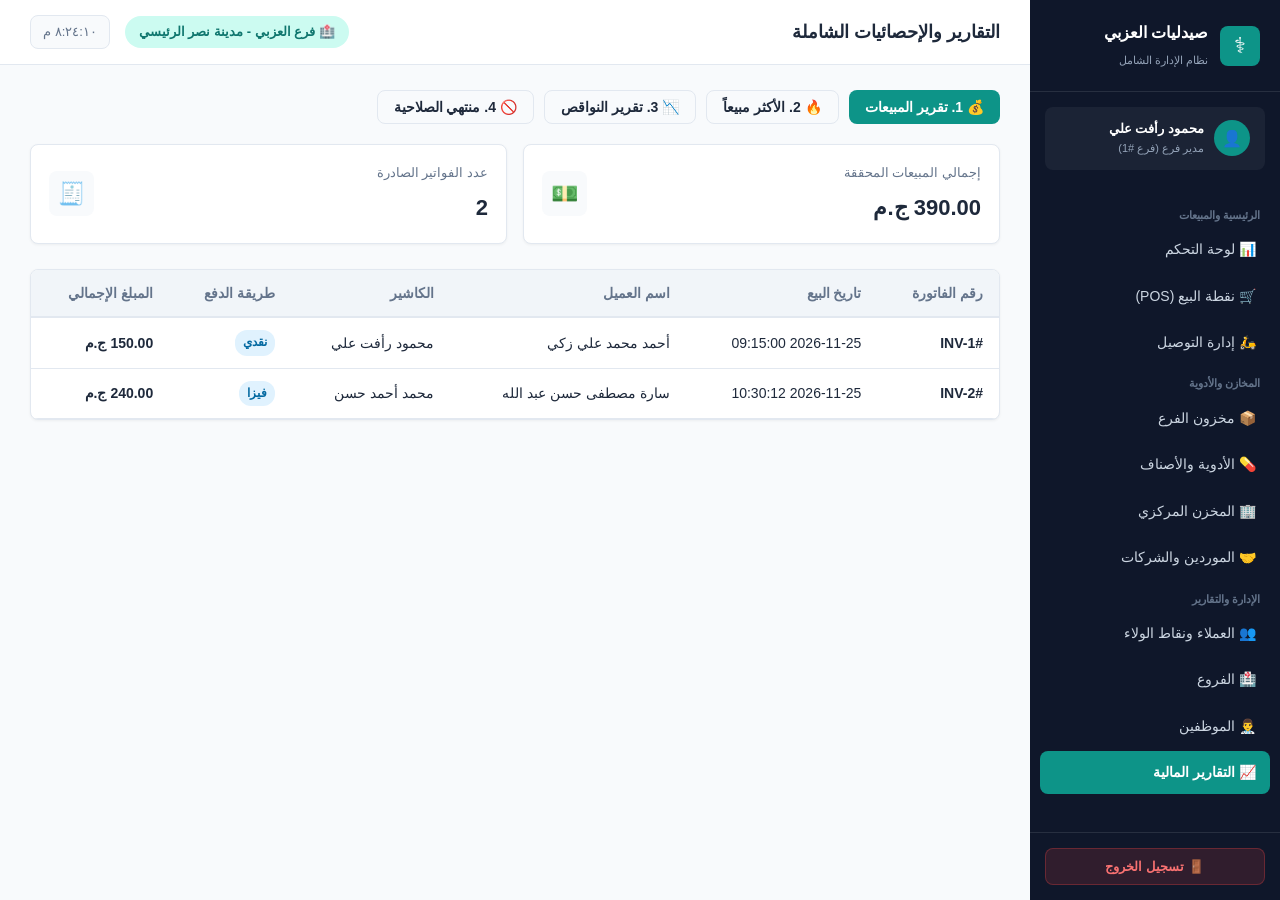
<file: pages/reports.html>
<!DOCTYPE html>
<html lang="ar" dir="rtl">
<head>
  <meta charset="UTF-8">
  <title>التقارير المالية | نظام إدارة صيدليات العزبي</title>
  <link rel="stylesheet" href="../css/style.css">
</head>
<body>

  <div class="app-container">

    <!-- القائمة الجانبية -->
    <aside class="sidebar">
      <div class="sidebar-header">
        <div class="brand-icon">⚕</div>
        <div class="brand-text">
          <h2>صيدليات العزبي</h2>
          <span>نظام الإدارة الشامل</span>
        </div>
      </div>

      <div class="sidebar-user">
        <div class="user-avatar">👤</div>
        <div class="user-info">
          <div class="name" id="sidebar-user-name">محمود رأفت علي</div>
          <div class="role" id="sidebar-user-role">مدير فرع</div>
        </div>
      </div>

      <ul class="sidebar-menu">
        <div class="menu-title">الرئيسية والمبيعات</div>
        <li><a href="dashboard.html">📊 لوحة التحكم</a></li>
        <li><a href="pos.html">🛒 نقطة البيع (POS)</a></li>
        <li><a href="deliveries.html">🛵 إدارة التوصيل</a></li>

        <div class="menu-title">المخازن والأدوية</div>
        <li><a href="inventory.html">📦 مخزون الفرع</a></li>
        <li><a href="medicines.html">💊 الأدوية والأصناف</a></li>
        <li><a href="warehouse.html">🏢 المخزن المركزي</a></li>
        <li><a href="suppliers.html">🤝 الموردين والشركات</a></li>

        <div class="menu-title">الإدارة والتقارير</div>
        <li><a href="customers.html">👥 العملاء ونقاط الولاء</a></li>
        <li><a href="branches.html">🏥 الفروع</a></li>
        <li><a href="employees.html">👨‍⚕️ الموظفين</a></li>
        <li><a href="reports.html" class="active">📈 التقارير المالية</a></li>
      </ul>

      <div class="sidebar-footer">
        <button class="logout-btn" onclick="logoutUser()">🚪 تسجيل الخروج</button>
      </div>
    </aside>

    <!-- المحتوى الرئيسي -->
    <div class="main-content">
      
      <header class="topbar">
        <div class="topbar-title">
          <h1>التقارير والإحصائيات الشاملة</h1>
        </div>
        <div class="topbar-info">
          <span class="branch-badge" id="topbar-branch-badge">🏥 الفرع الحالي</span>
          <span class="clock-display" id="topbar-clock">00:00:00</span>
        </div>
      </header>

      <main class="page-body">
        
        <!-- أزرار التبديل بين التقارير الأربعة -->
        <div style="display: flex; gap: 10px; margin-bottom: 20px; flex-wrap: wrap;">
          <button class="btn btn-primary" onclick="showReport('sales', this)">💰 1. تقرير المبيعات</button>
          <button class="btn btn-outline" onclick="showReport('bestseller', this)">🔥 2. الأكثر مبيعاً</button>
          <button class="btn btn-outline" onclick="showReport('lowstock', this)">📉 3. تقرير النواقص</button>
          <button class="btn btn-outline" onclick="showReport('expired', this)">🚫 4. منتهي الصلاحية</button>
        </div>

        <!-- 1. تقرير المبيعات -->
        <div id="report-sales">
          <div class="cards-grid">
            <div class="card">
              <div class="card-info">
                <div class="card-title">إجمالي المبيعات المحققة</div>
                <div class="card-value" id="repTotalSales">0.00 ج.م</div>
              </div>
              <div class="card-icon">💵</div>
            </div>
            <div class="card">
              <div class="card-info">
                <div class="card-title">عدد الفواتير الصادرة</div>
                <div class="card-value" id="repInvoicesCount">0</div>
              </div>
              <div class="card-icon">🧾</div>
            </div>
          </div>

          <div class="table-box">
            <table class="styled-table">
              <thead>
                <tr>
                  <th>رقم الفاتورة</th>
                  <th>تاريخ البيع</th>
                  <th>اسم العميل</th>
                  <th>الكاشير</th>
                  <th>طريقة الدفع</th>
                  <th>المبلغ الإجمالي</th>
                </tr>
              </thead>
              <tbody id="salesReportTbody"></tbody>
            </table>
          </div>
        </div>

        <!-- 2. تقرير الأكثر مبيعاً -->
        <div id="report-bestseller" style="display: none;">
          <div class="table-box">
            <div class="table-header"><h3>🔥 الأدوية الأكثر طلباً ومبيعاً بالصيدلية</h3></div>
            <table class="styled-table">
              <thead>
                <tr>
                  <th>الترتيب</th>
                  <th>اسم الدواء</th>
                  <th>سعر الوحدة</th>
                  <th>إجمالي الوحدات المباعة</th>
                  <th>إجمالي الإيراد المحقق</th>
                </tr>
              </thead>
              <tbody id="bestsellerTbody"></tbody>
            </table>
          </div>
        </div>

        <!-- 3. تقرير النواقص -->
        <div id="report-lowstock" style="display: none;">
          <div class="table-box">
            <div class="table-header"><h3>⚠️ الأدوية التي قاربت على النفاد (الكمية الحالية ≤ الحد الأدنى)</h3></div>
            <table class="styled-table">
              <thead>
                <tr>
                  <th>اسم الدواء</th>
                  <th>الكمية الحالية</th>
                  <th>الحد الأدنى المطلوب</th>
                  <th>مكان الرف</th>
                  <th>الحالة</th>
                </tr>
              </thead>
              <tbody id="lowstockTbody"></tbody>
            </table>
          </div>
        </div>

        <!-- 4. تقرير منتهي الصلاحية -->
        <div id="report-expired" style="display: none;">
          <div class="table-box">
            <div class="table-header"><h3>🚫 الأدوية منتهية الصلاحية الواجب إعدامها</h3></div>
            <table class="styled-table">
              <thead>
                <tr>
                  <th>اسم الدواء</th>
                  <th>الكمية المنتهية</th>
                  <th>تاريخ الانتهاء</th>
                  <th>مكان الرف</th>
                  <th>الإجراء</th>
                </tr>
              </thead>
              <tbody id="expiredTbody"></tbody>
            </table>
          </div>
        </div>

      </main>

    </div>
  </div>

  <script src="../js/database.js"></script>
  <script src="../js/app.js"></script>

  <script>
    // =========================================================================
    // كود جافاسكريبت مبسط للتقارير الأربعة
    // =========================================================================

    function showReport(repName, btnEl) {
      // إخفاء جميع الأقسام
      document.getElementById('report-sales').style.display = 'none';
      document.getElementById('report-bestseller').style.display = 'none';
      document.getElementById('report-lowstock').style.display = 'none';
      document.getElementById('report-expired').style.display = 'none';

      // إظهار القسم المختار
      document.getElementById('report-' + repName).style.display = 'block';

      // تحديث ألوان الأزرار
      var buttons = document.querySelectorAll('.page-body .btn');
      for (var i = 0; i < buttons.length; i++) {
        buttons[i].className = 'btn btn-outline';
      }
      btnEl.className = 'btn btn-primary';
    }

    function generateAllReports() {
      var invoices = getTable('INVOICE');
      var inventory = getTable('BRANCH_INVENTORY');

      // 1. تقرير المبيعات
      var totalMoney = 0;
      var salesTbody = document.getElementById('salesReportTbody');
      salesTbody.innerHTML = '';

      for (var i = 0; i < invoices.length; i++) {
        var inv = invoices[i];
        totalMoney += Number(inv.total_amount);
        salesTbody.innerHTML += `
          <tr>
            <td><strong>#INV-${inv.invoice_id}</strong></td>
            <td>${inv.invoice_date}</td>
            <td>${inv.customer_name}</td>
            <td>${inv.employee_name}</td>
            <td><span class="badge badge-blue">${inv.payment_method}</span></td>
            <td><strong>${Number(inv.total_amount).toFixed(2)} ج.م</strong></td>
          </tr>
        `;
      }
      document.getElementById('repTotalSales').textContent = totalMoney.toFixed(2) + ' ج.م';
      document.getElementById('repInvoicesCount').textContent = invoices.length;

      // 2. تقرير الأكثر مبيعاً
      var bestMeds = [
        { name: 'Panadol Advance 500mg', price: 35.0, qty: 25, revenue: 875.0 },
        { name: 'Augmentin 1g Tablets', price: 120.0, qty: 15, revenue: 1800.0 },
        { name: 'Cataflam 50mg', price: 55.0, qty: 12, revenue: 660.0 },
        { name: 'Brufen 400mg', price: 42.0, qty: 10, revenue: 420.0 }
      ];
      var bestTbody = document.getElementById('bestsellerTbody');
      bestTbody.innerHTML = '';
      for (var b = 0; b < bestMeds.length; b++) {
        var bm = bestMeds[b];
        bestTbody.innerHTML += `
          <tr>
            <td><span class="badge ${b === 0 ? 'badge-red' : 'badge-gray'}">#${b + 1}</span></td>
            <td><strong>${bm.name}</strong></td>
            <td>${bm.price.toFixed(2)} ج.م</td>
            <td><span class="badge badge-green">${bm.qty} عبوة</span></td>
            <td><strong>${bm.revenue.toFixed(2)} ج.م</strong></td>
          </tr>
        `;
      }

      // 3. تقرير النواقص (الكمية <= حد الطلب)
      var lowstockTbody = document.getElementById('lowstockTbody');
      lowstockTbody.innerHTML = '';
      for (var k = 0; k < inventory.length; k++) {
        var item = inventory[k];
        if (Number(item.available_quantity) <= Number(item.reorder_level)) {
          lowstockTbody.innerHTML += `
            <tr class="row-warning">
              <td><strong>${item.medicine_name}</strong></td>
              <td><strong style="color:red;">${item.available_quantity} عبوة</strong></td>
              <td>${item.reorder_level}</td>
              <td><code>${item.shelf_location}</code></td>
              <td><span class="badge badge-red">⚠️ وصل لحد الطلب</span></td>
            </tr>
          `;
        }
      }

      // 4. تقرير منتهي الصلاحية
      var expiredTbody = document.getElementById('expiredTbody');
      expiredTbody.innerHTML = '';
      var today = new Date();
      for (var e = 0; e < inventory.length; e++) {
        var expItem = inventory[e];
        if (new Date(expItem.expiry_date_batch) < today) {
          expiredTbody.innerHTML += `
            <tr class="row-danger">
              <td><strong>${expItem.medicine_name}</strong></td>
              <td>${expItem.available_quantity} عبوة</td>
              <td><span class="badge badge-red">${expItem.expiry_date_batch}</span></td>
              <td><code>${expItem.shelf_location}</code></td>
              <td><span class="badge badge-yellow">سحب وإعدام فوري</span></td>
            </tr>
          `;
        }
      }
    }

    generateAllReports();
  </script>

</body>
</html>
</file>
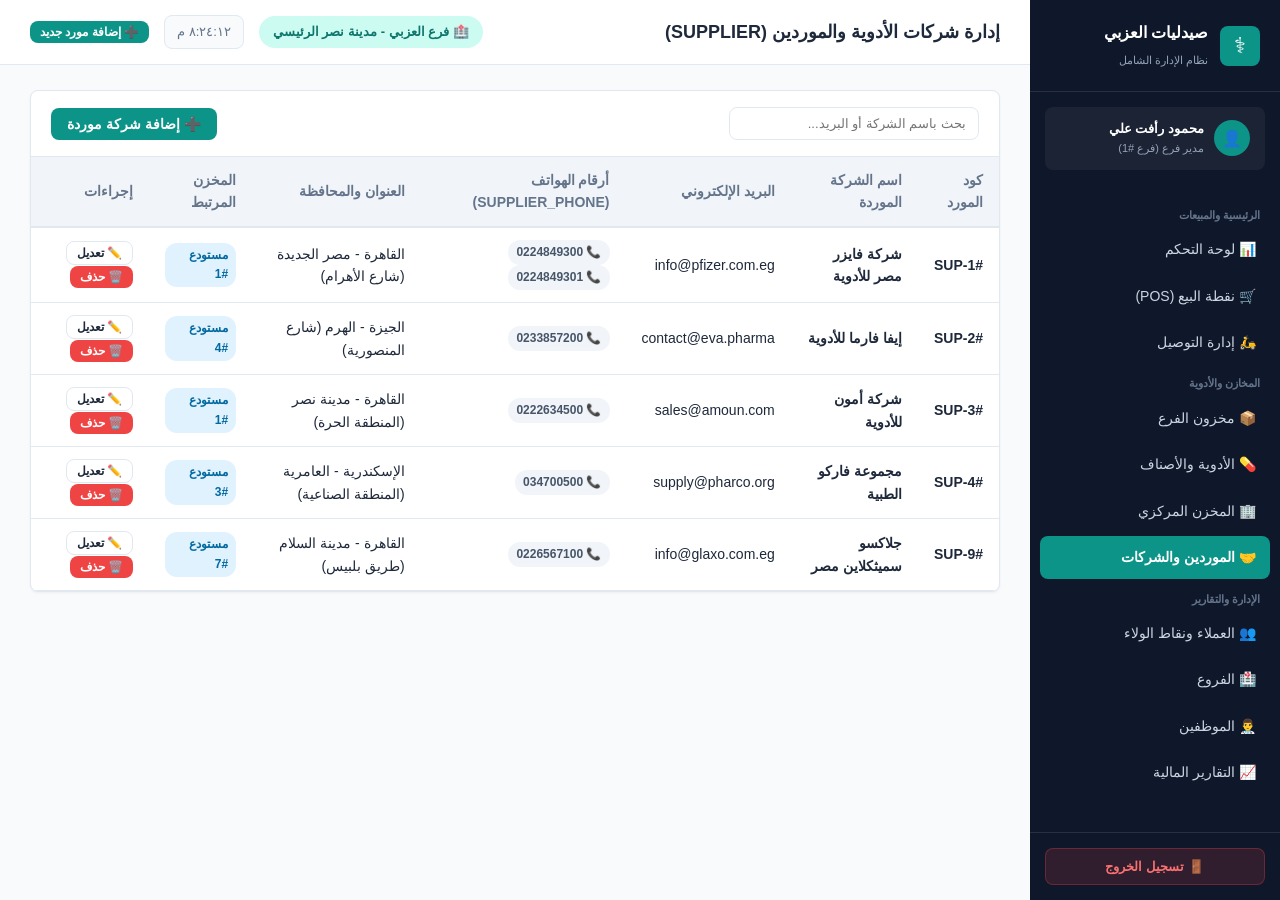
<file: pages/suppliers.html>
<!DOCTYPE html>
<html lang="ar" dir="rtl">
<head>
  <meta charset="UTF-8">
  <title>الموردين | نظام إدارة صيدليات العزبي</title>
  <link rel="stylesheet" href="../css/style.css">
</head>
<body>

  <div class="app-container">

    <!-- القائمة الجانبية -->
    <aside class="sidebar">
      <div class="sidebar-header">
        <div class="brand-icon">⚕</div>
        <div class="brand-text">
          <h2>صيدليات العزبي</h2>
          <span>نظام الإدارة الشامل</span>
        </div>
      </div>

      <div class="sidebar-user">
        <div class="user-avatar">👤</div>
        <div class="user-info">
          <div class="name" id="sidebar-user-name">محمود رأفت علي</div>
          <div class="role" id="sidebar-user-role">مدير فرع</div>
        </div>
      </div>

      <ul class="sidebar-menu">
        <div class="menu-title">الرئيسية والمبيعات</div>
        <li><a href="dashboard.html">📊 لوحة التحكم</a></li>
        <li><a href="pos.html">🛒 نقطة البيع (POS)</a></li>
        <li><a href="deliveries.html">🛵 إدارة التوصيل</a></li>

        <div class="menu-title">المخازن والأدوية</div>
        <li><a href="inventory.html">📦 مخزون الفرع</a></li>
        <li><a href="medicines.html">💊 الأدوية والأصناف</a></li>
        <li><a href="warehouse.html">🏢 المخزن المركزي</a></li>
        <li><a href="suppliers.html" class="active">🤝 الموردين والشركات</a></li>

        <div class="menu-title">الإدارة والتقارير</div>
        <li><a href="customers.html">👥 العملاء ونقاط الولاء</a></li>
        <li><a href="branches.html">🏥 الفروع</a></li>
        <li><a href="employees.html">👨‍⚕️ الموظفين</a></li>
        <li><a href="reports.html">📈 التقارير المالية</a></li>
      </ul>

      <div class="sidebar-footer">
        <button class="logout-btn" onclick="logoutUser()">🚪 تسجيل الخروج</button>
      </div>
    </aside>

    <!-- المحتوى الرئيسي -->
    <div class="main-content">
      
      <header class="topbar">
        <div class="topbar-title">
          <h1>إدارة شركات الأدوية والموردين (SUPPLIER)</h1>
        </div>
        <div class="topbar-info">
          <span class="branch-badge" id="topbar-branch-badge">🏥 الفرع الحالي</span>
          <span class="clock-display" id="topbar-clock">00:00:00</span>
          <button class="btn btn-primary btn-sm" onclick="openAddModal()">➕ إضافة مورد جديد</button>
        </div>
      </header>

      <main class="page-body">
        
        <div class="table-box">
          <div class="table-header">
            <!-- حقل البحث -->
            <input type="text" id="searchInput" class="search-box" placeholder="بحث باسم الشركة أو البريد..." oninput="searchSuppliers()">
            <button class="btn btn-primary" onclick="openAddModal()">➕ إضافة شركة موردة</button>
          </div>

          <table class="styled-table">
            <thead>
              <tr>
                <th>كود المورد</th>
                <th>اسم الشركة الموردة</th>
                <th>البريد الإلكتروني</th>
                <th>أرقام الهواتف (SUPPLIER_PHONE)</th>
                <th>العنوان والمحافظة</th>
                <th>المخزن المرتبط</th>
                <th>إجراءات</th>
              </tr>
            </thead>
            <tbody id="suppliersTableBody">
              <!-- يتم ملؤه تلقائياً بواسطة JavaScript -->
            </tbody>
          </table>
        </div>

      </main>

    </div>
  </div>

  <!-- ==================== نافذة إضافة / تعديل المورد (Modal) ==================== -->
  <div class="modal-overlay" id="supplierModal">
    <div class="modal-box">
      <div class="modal-box-header">
        <h3 id="modalTitle">إضافة مورد جديد</h3>
        <button class="modal-box-close" onclick="closeModal()">✕</button>
      </div>

      <form onsubmit="saveSupplierForm(event)">
        <div class="modal-box-body">
          <input type="hidden" id="editSupplierId">

          <div class="form-row">
            <div class="form-group">
              <label>اسم الشركة الموردة:</label>
              <input type="text" id="supName" class="form-control" required placeholder="مثال: شركة إيفا فارما">
            </div>
            <div class="form-group">
              <label>البريد الإلكتروني:</label>
              <input type="email" id="supEmail" class="form-control" required placeholder="contact@company.com">
            </div>
          </div>

          <div class="form-row">
            <div class="form-group">
              <label>المحافظة:</label>
              <input type="text" id="supGov" class="form-control" required placeholder="القاهرة">
            </div>
            <div class="form-group">
              <label>المدينة:</label>
              <input type="text" id="supCity" class="form-control" required placeholder="مدينة نصر">
            </div>
          </div>

          <div class="form-group" style="margin-bottom: 15px;">
            <label>الشارع والعنوان التفصيلي:</label>
            <input type="text" id="supStreet" class="form-control" placeholder="المنطقة الصناعية">
          </div>

          <!-- قسم إضافة أكثر من رقم هاتف (Add Phone Number) -->
          <div class="form-group" style="margin-bottom: 15px;">
            <label>أرقام الهواتف (جدول SUPPLIER_PHONE):</label>
            <div id="phonesContainer" style="display: flex; flex-direction: column; gap: 8px;">
              <!-- حقول الهواتف تضاف هنا -->
            </div>
            <button type="button" class="btn btn-outline btn-sm" style="margin-top: 8px; width: fit-content;" onclick="addPhoneInput()">
              ➕ إضافة رقم هاتف آخر (Add Phone Number)
            </button>
          </div>
        </div>

        <div class="modal-box-footer">
          <button type="button" class="btn btn-outline" onclick="closeModal()">إلغاء</button>
          <button type="submit" class="btn btn-primary">حفظ البيانات</button>
        </div>
      </form>
    </div>
  </div>

  <script src="../js/database.js"></script>
  <script src="../js/app.js"></script>

  <script>
    // =========================================================================
    // كود جافاسكريبت بسيط لإدارة الموردين
    // =========================================================================

    // دالة عرض الموردين في الجدول
    function renderSuppliersTable(suppliersList) {
      var tbody = document.getElementById('suppliersTableBody');
      tbody.innerHTML = '';

      if (suppliersList.length === 0) {
        tbody.innerHTML = '<tr><td colspan="7" style="text-align:center; padding:20px;">لا يوجد موردين مطابقين للبحث</td></tr>';
        return;
      }

      for (var i = 0; i < suppliersList.length; i++) {
        var s = suppliersList[i];
        
        // تجميع أرقام الهواتف في بادجات صغيرة
        var phonesHtml = '';
        if (s.phones && s.phones.length > 0) {
          for (var p = 0; p < s.phones.length; p++) {
            phonesHtml += `<span class="badge badge-gray" style="margin-left:4px;">📞 ${s.phones[p]}</span>`;
          }
        } else {
          phonesHtml = '<span style="color:#94a3b8;">لا يوجد</span>';
        }

        tbody.innerHTML += `
          <tr>
            <td><strong>#SUP-${s.supplier_id}</strong></td>
            <td><strong>${s.company_name}</strong></td>
            <td>${s.email}</td>
            <td>${phonesHtml}</td>
            <td>${s.governorate} - ${s.city} (${s.street || ''})</td>
            <td><span class="badge badge-blue">مستودع #${s.warehouse_id}</span></td>
            <td>
              <button class="btn btn-outline btn-sm" onclick="openEditModal(${s.supplier_id})">✏️ تعديل</button>
              <button class="btn btn-danger btn-sm" onclick="deleteSupplier(${s.supplier_id})">🗑️ حذف</button>
            </td>
          </tr>
        `;
      }
    }

    // دالة إضافة حقل هاتف جديد في النموذج
    function addPhoneInput(phoneValue) {
      var container = document.getElementById('phonesContainer');
      var div = document.createElement('div');
      div.style.display = 'flex';
      div.style.gap = '8px';
      
      div.innerHTML = `
        <input type="text" class="form-control phone-input" placeholder="مثال: 0224849300" value="${phoneValue || ''}" required>
        <button type="button" class="btn btn-danger btn-sm" onclick="this.parentElement.remove()">✕</button>
      `;
      container.appendChild(div);
    }

    // دالة فتح نافذة الإضافة
    function openAddModal() {
      document.getElementById('modalTitle').textContent = 'إضافة مورد جديد';
      document.getElementById('editSupplierId').value = '';
      document.getElementById('supName').value = '';
      document.getElementById('supEmail').value = '';
      document.getElementById('supGov').value = '';
      document.getElementById('supCity').value = '';
      document.getElementById('supStreet').value = '';
      
      // تفريغ الهواتف وإضافة حقل فارغ واحد
      document.getElementById('phonesContainer').innerHTML = '';
      addPhoneInput('');

      document.getElementById('supplierModal').classList.add('active');
    }

    // دالة فتح نافذة التعديل
    function openEditModal(supplierId) {
      var suppliers = getTable('SUPPLIER');
      var s = suppliers.find(function(item) { return item.supplier_id === supplierId; });
      if (!s) return;

      document.getElementById('modalTitle').textContent = 'تعديل بيانات المورد';
      document.getElementById('editSupplierId').value = s.supplier_id;
      document.getElementById('supName').value = s.company_name;
      document.getElementById('supEmail').value = s.email;
      document.getElementById('supGov').value = s.governorate;
      document.getElementById('supCity').value = s.city;
      document.getElementById('supStreet').value = s.street || '';

      // ملء أرقام الهواتف
      document.getElementById('phonesContainer').innerHTML = '';
      if (s.phones && s.phones.length > 0) {
        for (var i = 0; i < s.phones.length; i++) {
          addPhoneInput(s.phones[i]);
        }
      } else {
        addPhoneInput('');
      }

      document.getElementById('supplierModal').classList.add('active');
    }

    // دالة إغلاق النافذة
    function closeModal() {
      document.getElementById('supplierModal').classList.remove('active');
    }

    // دالة حفظ بيانات المورد (إضافة أو تعديل)
    function saveSupplierForm(event) {
      event.preventDefault();

      var suppliers = getTable('SUPPLIER');
      var editId = document.getElementById('editSupplierId').value;

      // جمع أرقام الهواتف من الحقول
      var phoneInputs = document.querySelectorAll('.phone-input');
      var phoneList = [];
      for (var p = 0; p < phoneInputs.length; p++) {
        var val = phoneInputs[p].value.trim();
        if (val) phoneList.push(val);
      }

      // تجهيز الكائن
      var supplierData = {
        company_name: document.getElementById('supName').value.trim(),
        email: document.getElementById('supEmail').value.trim(),
        governorate: document.getElementById('supGov').value.trim(),
        city: document.getElementById('supCity').value.trim(),
        street: document.getElementById('supStreet').value.trim(),
        warehouse_id: 1, // مستودع افتراضي
        phones: phoneList
      };

      if (editId) {
        // تعديل مورد موجود
        for (var i = 0; i < suppliers.length; i++) {
          if (suppliers[i].supplier_id === Number(editId)) {
            suppliers[i].company_name = supplierData.company_name;
            suppliers[i].email = supplierData.email;
            suppliers[i].governorate = supplierData.governorate;
            suppliers[i].city = supplierData.city;
            suppliers[i].street = supplierData.street;
            suppliers[i].phones = supplierData.phones;
            break;
          }
        }
        alert('✅ تم تعديل بيانات المورد بنجاح');
      } else {
        // إضافة مورد جديد مع رقم ID تلقائي
        supplierData.supplier_id = suppliers.length ? suppliers[suppliers.length - 1].supplier_id + 1 : 1;
        suppliers.push(supplierData);
        alert('✅ تمت إضافة المورد الجديد بنجاح');
      }

      // حفظ في التخزين وإعادة رسم الجدول
      saveTable('SUPPLIER', suppliers);
      closeModal();
      renderSuppliersTable(suppliers);
    }

    // دالة حذف مورد
    function deleteSupplier(supplierId) {
      if (confirm('هل أنت متأكد من حذف هذا المورد؟')) {
        var suppliers = getTable('SUPPLIER');
        var updated = suppliers.filter(function(s) {
          return s.supplier_id !== supplierId;
        });
        saveTable('SUPPLIER', updated);
        renderSuppliersTable(updated);
        alert('🗑️ تم الحذف بنجاح');
      }
    }

    // دالة البحث المباشر
    function searchSuppliers() {
      var query = document.getElementById('searchInput').value.toLowerCase();
      var suppliers = getTable('SUPPLIER');
      var filtered = suppliers.filter(function(s) {
        return s.company_name.toLowerCase().includes(query) || s.email.toLowerCase().includes(query);
      });
      renderSuppliersTable(filtered);
    }

    // تشغيل العرض عند فتح الصفحة
    renderSuppliersTable(getTable('SUPPLIER'));
  </script>

</body>
</html>
</file>
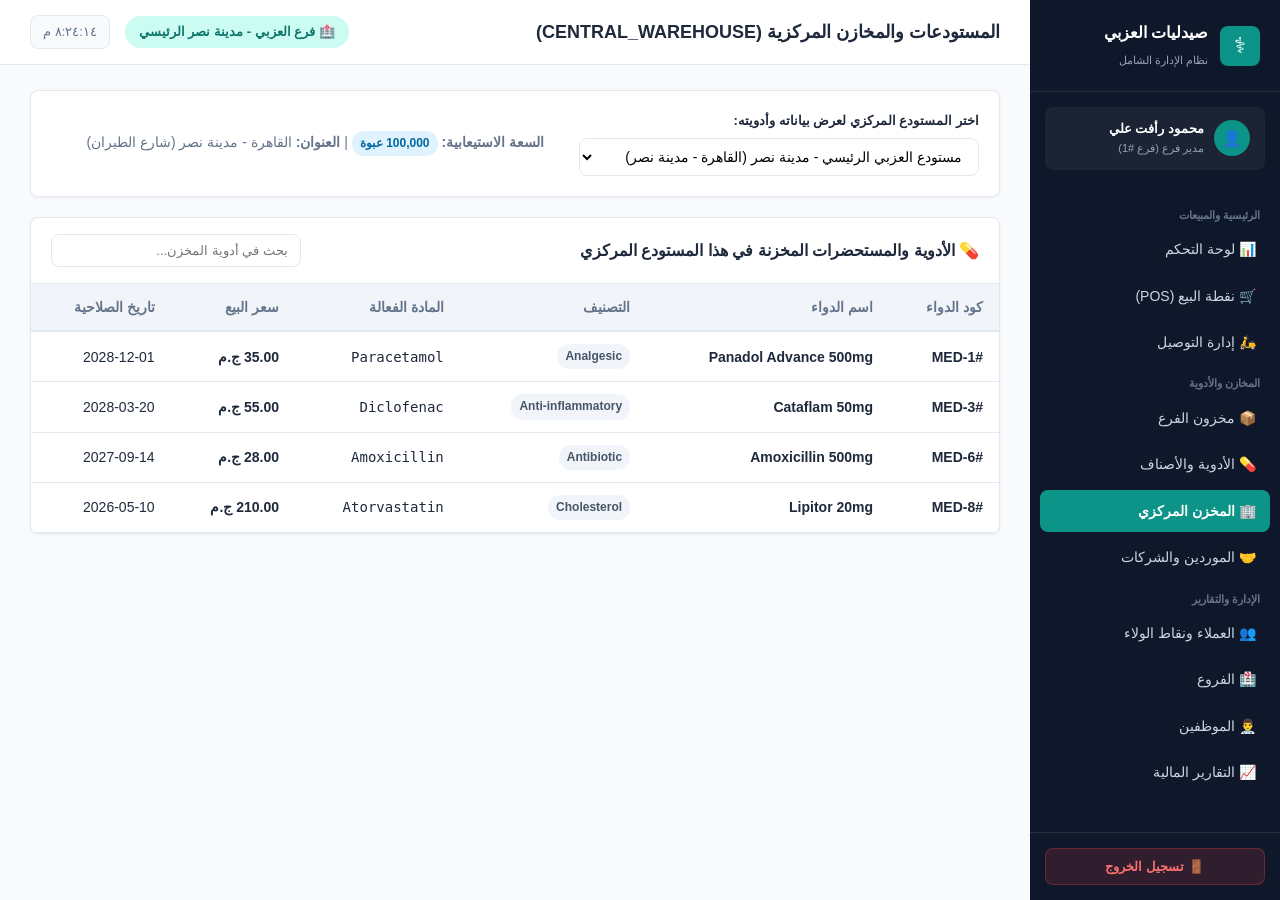
<file: pages/warehouse.html>
<!DOCTYPE html>
<html lang="ar" dir="rtl">
<head>
  <meta charset="UTF-8">
  <title>المخزن المركزي | نظام إدارة صيدليات العزبي</title>
  <link rel="stylesheet" href="../css/style.css">
</head>
<body>

  <div class="app-container">

    <!-- القائمة الجانبية -->
    <aside class="sidebar">
      <div class="sidebar-header">
        <div class="brand-icon">⚕</div>
        <div class="brand-text">
          <h2>صيدليات العزبي</h2>
          <span>نظام الإدارة الشامل</span>
        </div>
      </div>

      <div class="sidebar-user">
        <div class="user-avatar">👤</div>
        <div class="user-info">
          <div class="name" id="sidebar-user-name">محمود رأفت علي</div>
          <div class="role" id="sidebar-user-role">مدير فرع</div>
        </div>
      </div>

      <ul class="sidebar-menu">
        <div class="menu-title">الرئيسية والمبيعات</div>
        <li><a href="dashboard.html">📊 لوحة التحكم</a></li>
        <li><a href="pos.html">🛒 نقطة البيع (POS)</a></li>
        <li><a href="deliveries.html">🛵 إدارة التوصيل</a></li>

        <div class="menu-title">المخازن والأدوية</div>
        <li><a href="inventory.html">📦 مخزون الفرع</a></li>
        <li><a href="medicines.html">💊 الأدوية والأصناف</a></li>
        <li><a href="warehouse.html" class="active">🏢 المخزن المركزي</a></li>
        <li><a href="suppliers.html">🤝 الموردين والشركات</a></li>

        <div class="menu-title">الإدارة والتقارير</div>
        <li><a href="customers.html">👥 العملاء ونقاط الولاء</a></li>
        <li><a href="branches.html">🏥 الفروع</a></li>
        <li><a href="employees.html">👨‍⚕️ الموظفين</a></li>
        <li><a href="reports.html">📈 التقارير المالية</a></li>
      </ul>

      <div class="sidebar-footer">
        <button class="logout-btn" onclick="logoutUser()">🚪 تسجيل الخروج</button>
      </div>
    </aside>

    <!-- المحتوى الرئيسي -->
    <div class="main-content">
      
      <header class="topbar">
        <div class="topbar-title">
          <h1>المستودعات والمخازن المركزية (CENTRAL_WAREHOUSE)</h1>
        </div>
        <div class="topbar-info">
          <span class="branch-badge" id="topbar-branch-badge">🏥 الفرع الحالي</span>
          <span class="clock-display" id="topbar-clock">00:00:00</span>
        </div>
      </header>

      <main class="page-body">
        
        <!-- اختيار المستودع -->
        <div class="table-box" style="padding: 20px;">
          <div class="form-row" style="align-items: center; margin: 0;">
            <div class="form-group" style="max-width: 400px;">
              <label>اختر المستودع المركزي لعرض بياناته وأدويته:</label>
              <select id="warehouseSelect" class="form-select" onchange="showWarehouseDetails()">
                <!-- يملأ بالجافاسكريبت -->
              </select>
            </div>
            
            <div id="warehouseInfoBox" style="margin-right: 20px; font-size: 14px; color: var(--text-muted);">
              <!-- بيانات المستودع تظهر هنا -->
            </div>
          </div>
        </div>

        <!-- جدول الأدوية المسندة لهذا المخزن -->
        <div class="table-box">
          <div class="table-header">
            <h3>💊 الأدوية والمستحضرات المخزنة في هذا المستودع المركزي</h3>
            <input type="text" id="medSearch" class="search-box" placeholder="بحث في أدوية المخزن..." oninput="filterWarehouseMeds()">
          </div>

          <table class="styled-table">
            <thead>
              <tr>
                <th>كود الدواء</th>
                <th>اسم الدواء</th>
                <th>التصنيف</th>
                <th>المادة الفعالة</th>
                <th>سعر البيع</th>
                <th>تاريخ الصلاحية</th>
              </tr>
            </thead>
            <tbody id="warehouseMedsBody">
              <!-- تملأ بالجافاسكريبت -->
            </tbody>
          </table>
        </div>

      </main>

    </div>
  </div>

  <script src="../js/database.js"></script>
  <script src="../js/app.js"></script>

  <script>
    // =========================================================================
    // كود جافاسكريبت بسيط لصفحة المخزن المركزي
    // =========================================================================
    var currentWarehouseId = 1;

    function initWarehousePage() {
      var warehouses = getTable('CENTRAL_WAREHOUSE');
      var select = document.getElementById('warehouseSelect');
      select.innerHTML = '';

      for (var i = 0; i < warehouses.length; i++) {
        var w = warehouses[i];
        select.innerHTML += `<option value="${w.warehouse_id}">${w.warehouse_name} (${w.governorate} - ${w.city})</option>`;
      }

      showWarehouseDetails();
    }

    function showWarehouseDetails() {
      var selectedId = Number(document.getElementById('warehouseSelect').value);
      currentWarehouseId = selectedId;
      var warehouses = getTable('CENTRAL_WAREHOUSE');
      var w = warehouses.find(function(item) { return item.warehouse_id === selectedId; });

      if (w) {
        document.getElementById('warehouseInfoBox').innerHTML = `
          <strong>السعة الاستيعابية:</strong> <span class="badge badge-blue">${Number(w.capacity).toLocaleString()} عبوة</span> |
          <strong>العنوان:</strong> ${w.governorate} - ${w.city} (${w.street || 'المنطقة الرئيسية'})
        `;
      }

      loadWarehouseMeds();
    }

    function loadWarehouseMeds() {
      var medicines = getTable('MEDICINE');
      var filtered = medicines.filter(function(m) {
        return m.warehouse_id === currentWarehouseId;
      });

      renderWarehouseMedsTable(filtered);
    }

    function renderWarehouseMedsTable(medsList) {
      var tbody = document.getElementById('warehouseMedsBody');
      tbody.innerHTML = '';

      if (medsList.length === 0) {
        tbody.innerHTML = '<tr><td colspan="6" style="text-align:center; padding:20px;">لا توجد أدوية مسندة لهذا المستودع حالياً</td></tr>';
        return;
      }

      for (var i = 0; i < medsList.length; i++) {
        var m = medsList[i];
        tbody.innerHTML += `
          <tr>
            <td><strong>#MED-${m.medicine_id}</strong></td>
            <td><strong>${m.medicine_name}</strong></td>
            <td><span class="badge badge-gray">${m.medicine_type || 'عام'}</span></td>
            <td><code>${m.active_ingredient || '-'}</code></td>
            <td><strong>${Number(m.price).toFixed(2)} ج.م</strong></td>
            <td>${m.expiry_date}</td>
          </tr>
        `;
      }
    }

    function filterWarehouseMeds() {
      var query = document.getElementById('medSearch').value.toLowerCase();
      var medicines = getTable('MEDICINE');
      var filtered = medicines.filter(function(m) {
        var matchWarehouse = m.warehouse_id === currentWarehouseId;
        var matchName = m.medicine_name.toLowerCase().includes(query) || (m.active_ingredient && m.active_ingredient.toLowerCase().includes(query));
        return matchWarehouse && matchName;
      });
      renderWarehouseMedsTable(filtered);
    }

    initWarehousePage();
  </script>

</body>
</html>
</file>
<file: css/style.css>
/* ==========================================================================
   نظام إدارة صيدليات العزبي - ملف التنسيقات الرئيسي (CSS)
   تم كتابة هذا الكود بأسلوب مبسط وسهل الفهم للطلاب والمبتدئين
   ========================================================================== */

/* --------------------------------------------------------------------------
   1. المتغيرات العامة والألوان الأساسية (Colors & Variables)
   -------------------------------------------------------------------------- */
:root {
  /* ألوان طبية مريحة للعين */
  --primary-color: #0d9488;       /* الأخضر الطبي الأساسي */
  --primary-dark: #0f766e;        /* أخضر داكن عند الوقوف بالماوس */
  --primary-light: #ccfbf1;       /* أخضر فاتح للخلفيات والبادجات */
  
  --secondary-color: #0284c7;     /* أزرق إكلينيكي */
  --secondary-light: #e0f2fe;

  --danger-color: #ef4444;        /* أحمر للتنبيهات والأدوية المنتهية والنواقص */
  --danger-light: #fee2e2;

  --warning-color: #f59e0b;       /* برتقالي للأدوية قريبة الصلاحية */
  --warning-light: #fef3c7;

  --success-color: #10b981;       /* أخضر للعمليات الناجحة والمخزون الكافي */

  /* ألوان النصوص والخلفيات */
  --bg-page: #f8fafc;             /* خلفية الصفحة العامة (رمادي مائل للأبيض) */
  --bg-white: #ffffff;            /* خلفية الكروت والجداول */
  --sidebar-bg: #0f172a;          /* كحلي داكن جداً للقائمة الجانبية */
  
  --text-dark: #1e293b;           /* لون الخط الأساسي */
  --text-muted: #64748b;          /* لون خط ثانوي خفيف */
  --border-color: #e2e8f0;        /* لون حدود الجداول والإطارات */

  --sidebar-width: 250px;         /* عرض القائمة الجانبية */
  --radius: 8px;                  /* تدوير حواف الأزرار والكروت */
}

/* --------------------------------------------------------------------------
   2. تصفير الهوامش والخطوط العامة (Reset)
   -------------------------------------------------------------------------- */
* {
  margin: 0;
  padding: 0;
  box-sizing: border-box;
}

body {
  font-family: 'Segoe UI', Tahoma, Arial, sans-serif;
  background-color: var(--bg-page);
  color: var(--text-dark);
  direction: rtl;                 /* الواجهة بالكامل من اليمين لليسار */
  text-align: right;
  line-height: 1.6;
}

a {
  text-decoration: none;
  color: inherit;
}

/* --------------------------------------------------------------------------
   3. تخطيط الصفحة (Layout)
   -------------------------------------------------------------------------- */
.app-container {
  display: flex;
  min-height: 100vh;
}

/* القائمة الجانبية */
.sidebar {
  width: var(--sidebar-width);
  background-color: var(--sidebar-bg);
  color: #ffffff;
  display: flex;
  flex-direction: column;
  position: fixed;
  top: 0;
  right: 0;
  bottom: 0;
  z-index: 100;
}

.sidebar-header {
  padding: 20px;
  border-bottom: 1px solid rgba(255, 255, 255, 0.1);
  display: flex;
  align-items: center;
  gap: 12px;
}

.brand-icon {
  width: 40px;
  height: 40px;
  background: var(--primary-color);
  border-radius: var(--radius);
  display: flex;
  align-items: center;
  justify-content: center;
  font-size: 22px;
}

.brand-text h2 {
  font-size: 16px;
  font-weight: bold;
}

.brand-text span {
  font-size: 11px;
  color: #94a3b8;
}

/* بطاقة الموظف داخل القائمة */
.sidebar-user {
  padding: 12px 15px;
  margin: 15px;
  background: rgba(255, 255, 255, 0.05);
  border-radius: var(--radius);
  display: flex;
  align-items: center;
  gap: 10px;
}

.user-avatar {
  width: 36px;
  height: 36px;
  border-radius: 50%;
  background: var(--primary-color);
  display: flex;
  align-items: center;
  justify-content: center;
  font-weight: bold;
}

.user-info .name {
  font-size: 13px;
  font-weight: bold;
}

.user-info .role {
  font-size: 11px;
  color: #94a3b8;
}

/* روابط القائمة الجانبية */
.sidebar-menu {
  flex: 1;
  padding: 10px;
  overflow-y: auto;
  list-style: none;
}

.menu-title {
  font-size: 11px;
  color: #64748b;
  margin: 12px 10px 4px;
  font-weight: bold;
}

.sidebar-menu a {
  display: flex;
  align-items: center;
  gap: 12px;
  padding: 10px 14px;
  border-radius: var(--radius);
  color: #cbd5e1;
  font-size: 14px;
  margin-bottom: 4px;
  transition: 0.2s;
}

.sidebar-menu a:hover {
  background: rgba(255, 255, 255, 0.1);
  color: #ffffff;
}

.sidebar-menu a.active {
  background: var(--primary-color);
  color: #ffffff;
  font-weight: bold;
}

.sidebar-footer {
  padding: 15px;
  border-top: 1px solid rgba(255, 255, 255, 0.1);
}

.logout-btn {
  width: 100%;
  padding: 10px;
  background: rgba(239, 68, 68, 0.15);
  color: #f87171;
  border: 1px solid rgba(239, 68, 68, 0.3);
  border-radius: var(--radius);
  cursor: pointer;
  font-weight: bold;
}

.logout-btn:hover {
  background: var(--danger-color);
  color: #ffffff;
}

/* المنطقة الرئيسية (Main Content) */
.main-content {
  flex: 1;
  margin-right: var(--sidebar-width);
  display: flex;
  flex-direction: column;
}

/* الشريط العلوي */
.topbar {
  height: 65px;
  background: var(--bg-white);
  border-bottom: 1px solid var(--border-color);
  display: flex;
  align-items: center;
  justify-content: space-between;
  padding: 0 30px;
  position: sticky;
  top: 0;
  z-index: 90;
}

.topbar-title h1 {
  font-size: 18px;
  color: var(--text-dark);
}

.topbar-info {
  display: flex;
  align-items: center;
  gap: 15px;
}

.branch-badge {
  background: var(--primary-light);
  color: var(--primary-dark);
  padding: 6px 14px;
  border-radius: 20px;
  font-size: 13px;
  font-weight: bold;
}

.clock-display {
  font-size: 13px;
  color: var(--text-muted);
  background: var(--bg-page);
  padding: 6px 12px;
  border-radius: var(--radius);
  border: 1px solid var(--border-color);
}

/* مساحة المحتوى الداخلي */
.page-body {
  padding: 25px 30px;
  flex: 1;
}

/* --------------------------------------------------------------------------
   4. كروت الإحصائيات (Stat Cards)
   -------------------------------------------------------------------------- */
.cards-grid {
  display: grid;
  grid-template-columns: repeat(auto-fit, minmax(220px, 1fr));
  gap: 16px;
  margin-bottom: 25px;
}

.card {
  background: var(--bg-white);
  border: 1px solid var(--border-color);
  border-radius: var(--radius);
  padding: 18px;
  display: flex;
  align-items: center;
  justify-content: space-between;
  box-shadow: 0 1px 3px rgba(0,0,0,0.05);
}

.card-info .card-title {
  font-size: 13px;
  color: var(--text-muted);
  margin-bottom: 6px;
}

.card-info .card-value {
  font-size: 22px;
  font-weight: bold;
  color: var(--text-dark);
}

.card-icon {
  width: 45px;
  height: 45px;
  border-radius: var(--radius);
  display: flex;
  align-items: center;
  justify-content: center;
  font-size: 22px;
  background: var(--bg-page);
}

/* --------------------------------------------------------------------------
   5. الجداول والأشرطة (Tables)
   -------------------------------------------------------------------------- */
.table-box {
  background: var(--bg-white);
  border: 1px solid var(--border-color);
  border-radius: var(--radius);
  overflow: hidden;
  margin-bottom: 20px;
  box-shadow: 0 1px 3px rgba(0,0,0,0.05);
}

.table-header {
  padding: 16px 20px;
  display: flex;
  align-items: center;
  justify-content: space-between;
  border-bottom: 1px solid var(--border-color);
  flex-wrap: wrap;
  gap: 12px;
}

.table-header h3 {
  font-size: 16px;
  font-weight: bold;
}

.search-box {
  padding: 8px 12px;
  border: 1px solid var(--border-color);
  border-radius: var(--radius);
  font-size: 13px;
  width: 250px;
  outline: none;
}

.search-box:focus {
  border-color: var(--primary-color);
}

.styled-table {
  width: 100%;
  border-collapse: collapse;
  text-align: right;
  font-size: 14px;
}

.styled-table th {
  background: #f1f5f9;
  padding: 12px 16px;
  border-bottom: 2px solid var(--border-color);
  color: var(--text-muted);
  font-weight: bold;
}

.styled-table td {
  padding: 12px 16px;
  border-bottom: 1px solid var(--border-color);
}

.styled-table tbody tr:hover {
  background: #f8fafc;
}

/* تمييز النواقص باللون الأحمر */
.row-danger {
  background-color: #fef2f2 !important;
}

.row-warning {
  background-color: #fffbeb !important;
}

/* --------------------------------------------------------------------------
   6. البادجات (Badges)
   -------------------------------------------------------------------------- */
.badge {
  display: inline-block;
  padding: 3px 8px;
  border-radius: 12px;
  font-size: 12px;
  font-weight: bold;
}

.badge-green { background: #dcfce7; color: #15803d; }
.badge-red { background: #fee2e2; color: #b91c1c; }
.badge-yellow { background: #fef3c7; color: #b45309; }
.badge-blue { background: #e0f2fe; color: #0369a1; }
.badge-gray { background: #f1f5f9; color: #475569; }

/* --------------------------------------------------------------------------
   7. الأزرار (Buttons)
   -------------------------------------------------------------------------- */
.btn {
  display: inline-flex;
  align-items: center;
  justify-content: center;
  gap: 6px;
  padding: 8px 16px;
  border-radius: var(--radius);
  font-size: 14px;
  font-weight: bold;
  border: none;
  cursor: pointer;
  transition: 0.2s;
}

.btn-primary { background: var(--primary-color); color: #fff; }
.btn-primary:hover { background: var(--primary-dark); }

.btn-secondary { background: var(--secondary-color); color: #fff; }
.btn-danger { background: var(--danger-color); color: #fff; }
.btn-success { background: var(--success-color); color: #fff; }

.btn-outline {
  background: transparent;
  border: 1px solid var(--border-color);
  color: var(--text-dark);
}
.btn-outline:hover { background: #f1f5f9; }

.btn-sm {
  padding: 4px 10px;
  font-size: 12px;
}

/* --------------------------------------------------------------------------
   8. النماذج والحقول (Forms & Inputs)
   -------------------------------------------------------------------------- */
.form-row {
  display: flex;
  gap: 15px;
  margin-bottom: 15px;
  flex-wrap: wrap;
}

.form-group {
  flex: 1;
  min-width: 200px;
  display: flex;
  flex-direction: column;
  gap: 6px;
}

.form-group label {
  font-size: 13px;
  font-weight: bold;
  color: var(--text-dark);
}

.form-control, .form-select {
  padding: 9px 12px;
  border: 1px solid var(--border-color);
  border-radius: var(--radius);
  font-size: 14px;
  outline: none;
  background: #ffffff;
}

.form-control:focus, .form-select:focus {
  border-color: var(--primary-color);
}

/* --------------------------------------------------------------------------
   9. النوافذ المنبثقة البسيطة (Modals)
   -------------------------------------------------------------------------- */
.modal-overlay {
  position: fixed;
  top: 0; left: 0; right: 0; bottom: 0;
  background: rgba(0,0,0,0.5);
  display: none;
  align-items: center;
  justify-content: center;
  z-index: 1000;
  padding: 20px;
}

.modal-overlay.active {
  display: flex;
}

.modal-box {
  background: #ffffff;
  border-radius: var(--radius);
  width: 100%;
  max-width: 550px;
  max-height: 90vh;
  overflow-y: auto;
  box-shadow: 0 10px 25px rgba(0,0,0,0.2);
}

.modal-box-header {
  padding: 16px 20px;
  border-bottom: 1px solid var(--border-color);
  display: flex;
  align-items: center;
  justify-content: space-between;
}

.modal-box-header h3 {
  font-size: 16px;
  font-weight: bold;
}

.modal-box-close {
  background: none;
  border: none;
  font-size: 20px;
  cursor: pointer;
  color: var(--text-muted);
}

.modal-box-body {
  padding: 20px;
}

.modal-box-footer {
  padding: 15px 20px;
  border-top: 1px solid var(--border-color);
  display: flex;
  justify-content: flex-end;
  gap: 10px;
  background: #f8fafc;
}
</file>
